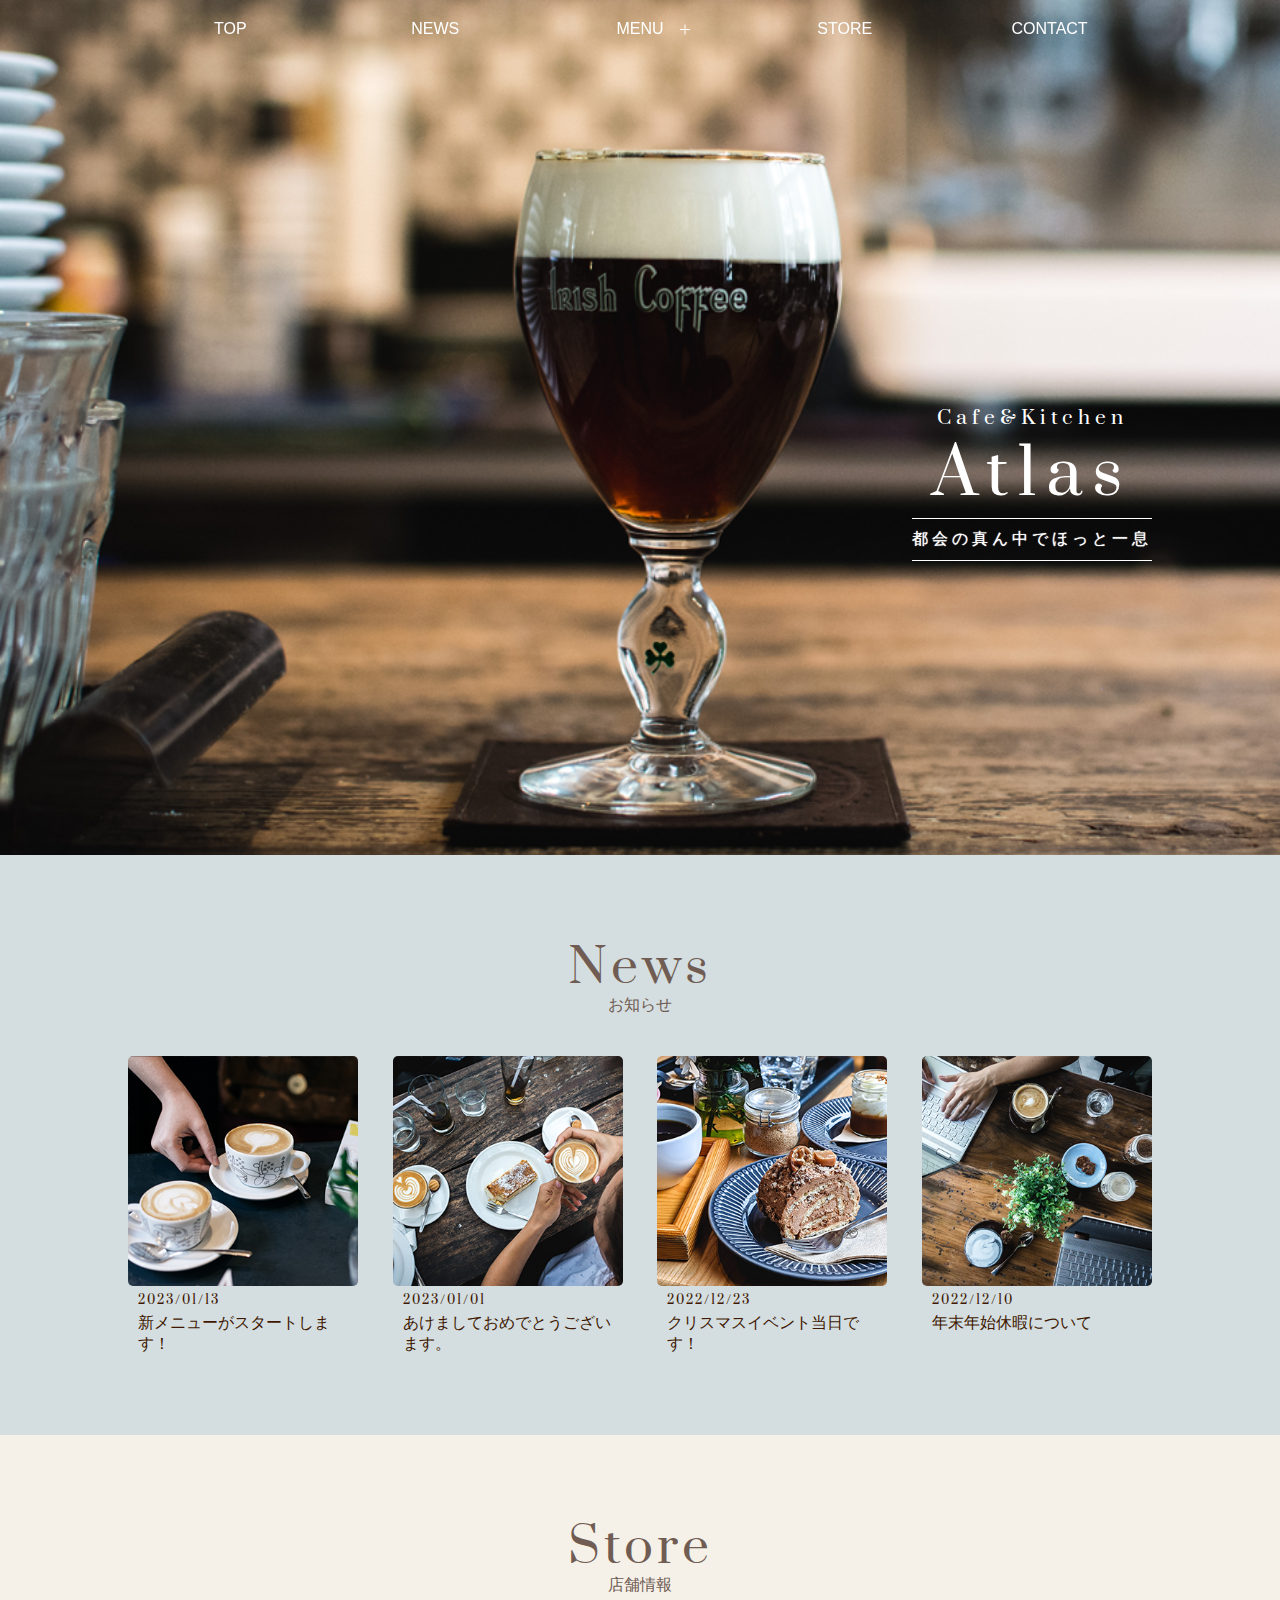
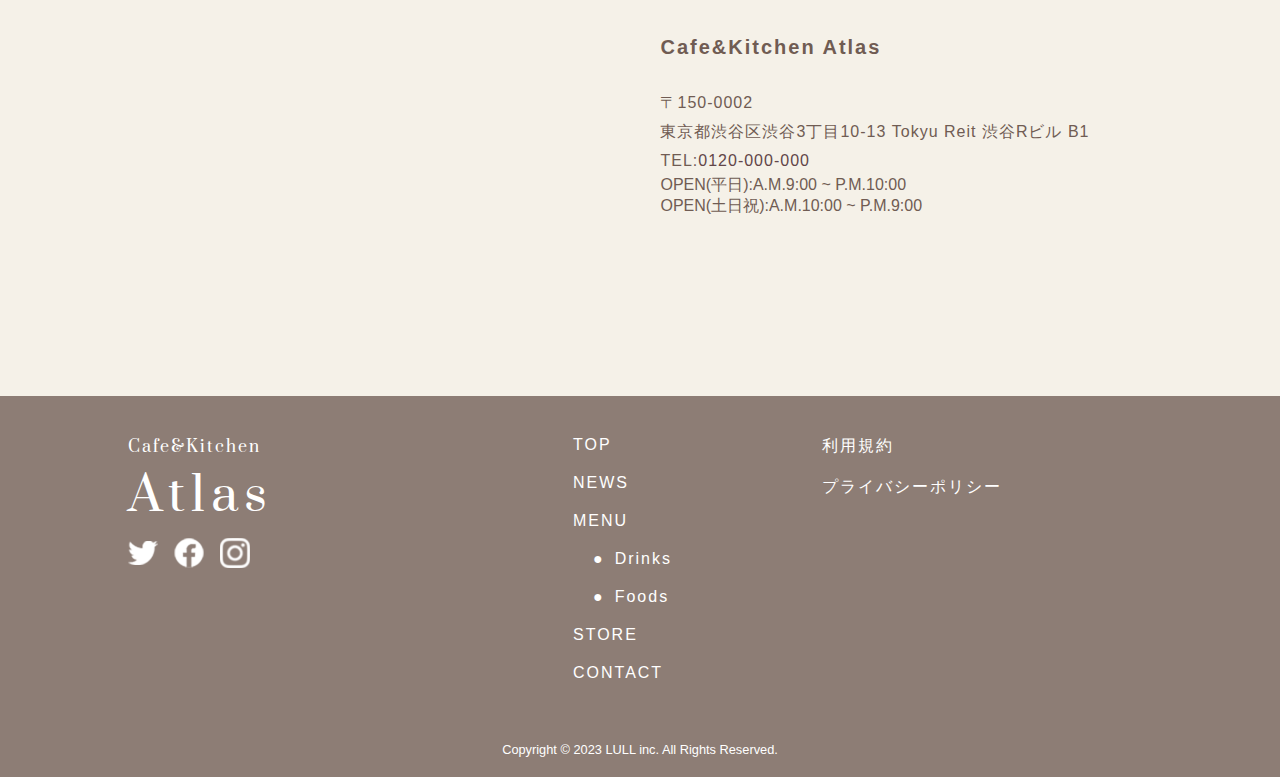
<file: index.html>
<!DOCTYPE html>
<html lang="ja">

<head>
  <meta charset="UTF-8">
  <meta http-equiv="X-UA-Compatible" content="IE=edge">
  <meta name="viewport" content="width=device-width, initial-scale=1.0">
  <title>Cafe&amp;Kitchen Atlas | TOP</title>
  <meta name="description" content="都会の真ん中でほっと一息つけるをコンセプトにしたカフェです。">
  <link rel="icon" href="favicon.ico">
  <link rel="stylesheet" href="css/reset.css">
  <link rel="stylesheet" href="css/style.css">
  <link rel="preconnect" href="https://fonts.googleapis.com">
  <link rel="preconnect" href="https://fonts.gstatic.com" crossorigin>
  <link href="https://fonts.googleapis.com/css2?family=Prata&display=swap" rel="stylesheet">
  <script src="https://code.jquery.com/jquery-3.4.1.min.js"></script>
  <script src="./js/script.js"></script>
</head>

<body>
  <header>
    <nav class="g-navi">
      <div class="container nav-wrapper">
        <ul>
          <li class="nav-item"><a href="#main-visual">TOP</a></li>
          <li class="nav-item"><a href="#news">NEWS</a></li>
          <li class="nav-item">
            <p class="accordion-title">MENU</p>
            <ul class="accordion-content">
              <li class="accordion-lists"><a href="menu-drinks.html">Drinks</a></li>
              <li class="accordion-lists"><a href="menu-foods.html">Foods</a></li>
            </ul>
          </li>
          <li class="nav-item"><a href="#store">STORE</a></li>
          <li class="nav-item"><a href="contact.html">CONTACT</a></li>
        </ul>
      </div>
    </nav>
    <nav class="g-navi-sp">
      <div class="sp-logo">
        <p class="logo-title">Cafe&amp;Kitchen Atlas</p>
      </div>
      <div class="menu-trigger">
        <span></span>
        <span></span>
        <span></span>
      </div>
    </nav>
  </header>
  <section id="main-visual">
    <div class="container mv-wrapper">
      <div class="mv-right">
        <h1><span>Cafe&amp;Kitchen</span>Atlas</h1>
        <p class="text">都会の真ん中でほっと一息</p>
      </div>
    </div>
  </section>
  <section id="news" class="news_bk">
    <div class="container">
      <div class="title">
        <h2>News</h2>
        <span class="ja-title">お知らせ</span>
      </div>
      <div class="news-wrapper">
                <div class="news-box">
                  <a href="./news/news20230113.html">
                    <img class="news-image" src="./image/news/news_20230113.png" alt="material">
                    <div class="news-text">
                      <span class="news-number">2023/01/13</span>
                      <h3 class="news-title">新メニューがスタートします！</h3>
                    </div>
                  </a>
                </div>
        <div class="news-box">
          <a href="./news/news20230101.html">
            <img class="news-image" src="./image/news/news_20230101.png" alt="material">
            <div class="news-text">
              <span class="news-number">2023/01/01</span>
              <h3 class="news-title">あけましておめでとうございます。</h3>
            </div>
          </a>
        </div>
        <div class="news-box">
          <a href="./news/news20221223.html">
            <img class="news-image" src="./image/news/news_20221223.png" alt="material">
            <div class="news-text">
              <span class="news-number">2022/12/23</span>
              <h3 class="news-title">クリスマスイベント当日です！</h3>
            </div>
          </a>
        </div>
        <div class="news-box">
          <a href="./news/news20221210.html">
            <img class="news-image" src="./image/news/news_20221210.png" alt="material">
            <div class="news-text">
              <span class="news-number">2022/12/10</span>
              <h3 class="news-title">年末年始休暇について</h3>
            </div>
          </a>
        </div>
      </div>
    </div>
  </section>
  <section id="store">
    <div class="container">
      <div class="title">
        <h2>Store</h2>
        <p class="ja-title">店舗情報</p>
      </div>
      <div class="store-wrapper">
        <iframe class="map-image"
          src="https://www.google.com/maps/embed?pb=!1m18!1m12!1m3!1d810.4547270149124!2d139.70459112924158!3d35.65683308844091!2m3!1f0!2f0!3f0!3m2!1i1024!2i768!4f13.1!3m3!1m2!1s0x60188bce0a3f6f59%3A0xd44491fbbae52cc0!2zTFVMTCBURUNIIEJFQUNIIOa4i-iwtw!5e0!3m2!1sja!2sjp!4v1675694416924!5m2!1sja!2sjp"
          width="512" height="280" frameborder="0" style="border:0;" allowfullscreen=""></iframe>
        <div class="cafe-text">
          <p class="store-name">Cafe&amp;Kitchen Atlas</p>
          <address>
            <p>〒150-0002<br>
              東京都渋谷区渋谷3丁目10-13 Tokyu Reit 渋谷Rビル B1<br>
              TEL:<a class="store-address" href="tel:0120000000">0120-000-000</a></p>
          </address>
          <p>OPEN(平日):A.M.9:00 ~ P.M.10:00</p>
          <p>OPEN(土日祝):A.M.10:00 ~ P.M.9:00</p>
        </div>
      </div>
    </div>
  </section>
  <footer>
    <div class="container">
      <div class="footer-content">
        <div class="logo-wrapper">
          <a href="#" class="logo"><span class="cafe-kitchen">Cafe&amp;Kitchen</span>Atlas</a>
          <div class="sns-block">
            <a class="mark" href="https://twitter.com/" target="_blank">
              <img class="sns-mark" src="./image/twitter.png" alt="twitter">
            </a>
            <a class="mark" href="https://www.facebook.com/" target="_blank">
              <img class="sns-mark" src="./image/facebook.png" alt="facebook">
            </a>
            <a class="mark" href="https://www.instagram.com/" target="_blank">
              <img class="sns-mark" src="./image/instagram.png" alt="instagram">
            </a>
          </div>
        </div>
        <div class="footer-menu">
          <ul>
            <li class="nav-item"><a href="index.html">TOP</a></li>
            <li class="nav-item"><a href="#news">NEWS</a></li>
            <li class="nav-item">
              <p class="">MENU</p>
              <ul class="footer-menu-contents">
                <li class=""><a href="menu-drinks.html">Drinks</a></li>
                <li class=""><a href="menu-foods.html">Foods</a></li>
              </ul>
            </li>
            <li class="nav-item"><a href="index.html#store">STORE</a></li>
            <li class="nav-item"><a href="contact.html">CONTACT</a></li>
          </ul>
        </div>
        <div class="footer-menu">
          <ul>
            <li><a href="./legal/tos.html">利用規約</a></li>
            <li><a href="./legal/privacy.html">プライバシーポリシー</a></li>
          </ul>
        </div>
      </div>
      <small>
        Copyright &copy; 2023 LULL inc. All Rights Reserved.
      </small>
    </div>
    <p id="page-top"><a href="#">PageTop</a></p>
  </footer>
</body>

</html>
</file>
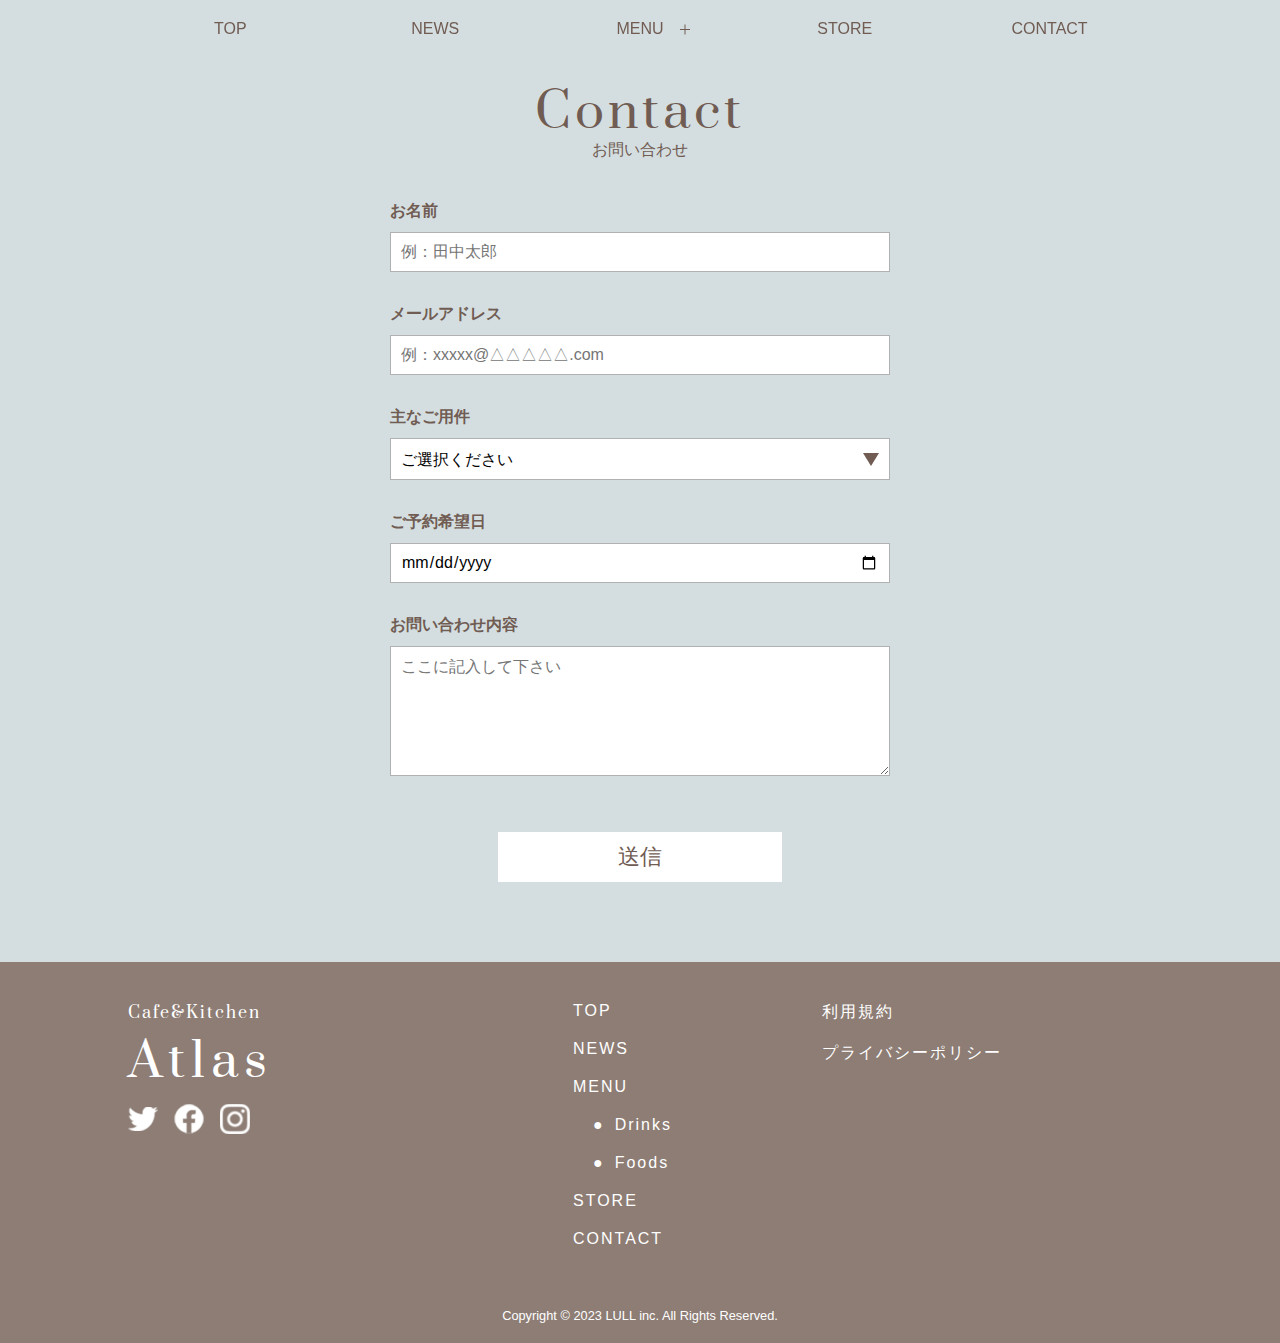
<file: contact.html>
<!DOCTYPE html>
<html lang="ja">

<head>
  <meta charset="UTF-8">
  <meta http-equiv="X-UA-Compatible" content="IE=edge">
  <meta name="viewport" content="width=device-width, initial-scale=1.0">
  <title>Cafe&amp;Kitchen Atlas | CONTACT</title>
  <meta name="description" content="都会の真ん中でほっと一息つけるをコンセプトにしたカフェです。">
  <link rel="icon" href="favicon.ico">
  <link rel="stylesheet" href="css/reset.css">
  <link rel="stylesheet" href="css/style.css">
  <link rel="stylesheet" href="css/contact.css">
  <link rel="preconnect" href="https://fonts.googleapis.com">
  <link rel="preconnect" href="https://fonts.gstatic.com" crossorigin>
  <link href="https://fonts.googleapis.com/css2?family=Prata&display=swap" rel="stylesheet">
  <script src="https://code.jquery.com/jquery-3.4.1.min.js"></script>
  <script src="./js/script.js"></script>
</head>

<body>
  <header class="header-painted">
    <nav class="g-navi">
      <div class="container nav-wrapper">
        <ul>
          <li class="nav-item"><a href="index.html">TOP</a></li>
          <li class="nav-item"><a href="index.html#news">NEWS</a></li>
          <li class="nav-item">
            <p class="accordion-title">MENU</p>
            <ul class="accordion-content">
              <li class="accordion-lists"><a href="menu-drinks.html">Drinks</a></li>
              <li class="accordion-lists"><a href="menu-foods.html">Foods</a></li>
            </ul>
          </li>
          <li class="nav-item"><a href="index.html#store">STORE</a></li>
          <li class="nav-item"><a href="contact.html">CONTACT</a></li>
        </ul>
      </div>
    </nav>
    <nav class="g-navi-sp">
      <div class="sp-logo">
        <p class="logo-title">Cafe Atlas</p>
      </div>
      <div class="menu-trigger">
        <span></span>
        <span></span>
        <span></span>
      </div>
    </nav>
  </header>
  <section id="contact">
    <div class="container">
      <div class="title">
        <h2>Contact</h2>
        <p class="ja-title">お問い合わせ</p>
      </div>
      <form action="index.php" method="post">
        <div class="ct-block">
          <label class="contact-text" for="name">お名前</label>
          <input id="name" class="form-name" type="text" name="yourname" placeholder="例：田中太郎">
        </div>
        <div class="ct-block">
          <label class="contact-text" for="email">メールアドレス</label>
          <input id="email" class="form-mail" type="text" name="mail" placeholder="例：xxxxx@△△△△△.com">
        </div>
        <div class="ct-block">
          <label for="main-request" class="contact-text">主なご用件</label>
          <div class="cp-howto">
            <select id="main-request" name="main-request" required>
              <option value="" hidden>ご選択ください</option>
              <option value="1">お店の予約について</option>
              <option value="2">メニューについて</option>
              <option value="3">店舗について</option>
              <option value="4">社員採用について</option>
            </select>
          </div>
        </div>
        <div class="ct-block">
          <label class="contact-text" for="date">ご予約希望日</label>
          <input id="date" class="form-event-date" type="date" name="date">
        </div>
        <div class="ct-block">
          <label for="request-about" class="contact-text">お問い合わせ内容</label>
          <textarea id="request-about" name="request-about" cols="60" rows="6" placeholder="ここに記入して下さい"></textarea>
        </div>
        <input class="send-button" type="submit" value="送信">
      </form>
    </div>
  </section>
  <footer>
    <div class="container">
      <div class="footer-content">
        <div class="logo-wrapper">
          <a href="./index.html" class="logo"><span class="cafe-kitchen">Cafe&amp;Kitchen</span>Atlas</a>
          <div class="sns-block">
            <a class="mark" href="https://twitter.com/" target="_blank">
              <img class="sns-mark" src="./image/twitter.png" alt="twitter">
            </a>
            <a class="mark" href="https://www.facebook.com/" target="_blank">
              <img class="sns-mark" src="./image/facebook.png" alt="facebook">
            </a>
            <a class="mark" href="https://www.instagram.com/" target="_blank">
              <img class="sns-mark" src="./image/instagram.png" alt="instagram">
            </a>
          </div>
        </div>
        <div class="footer-menu">
          <ul>
            <li class="nav-item"><a href="index.html">TOP</a></li>
            <li class="nav-item"><a href="index.html#news">NEWS</a></li>
            <li class="nav-item">
              <p class="">MENU</p>
              <ul class="footer-menu-contents">
                <li class=""><a href="menu-drinks.html">Drinks</a></li>
                <li class=""><a href="menu-foods.html">Foods</a></li>
              </ul>
            </li>
            <li class="nav-item"><a href="index.html#store">STORE</a></li>
            <li class="nav-item"><a href="contact.html">CONTACT</a></li>
          </ul>
        </div>
        <div class="footer-menu">
          <ul>
            <li><a href="./legal/tos.html">利用規約</a></li>
            <li><a href="./legal/privacy.html">プライバシーポリシー</a></li>
          </ul>
        </div>
      </div>
      <small>
        Copyright &copy; 2023 LULL inc. All Rights Reserved.
      </small>
    </div>
    <p id="page-top"><a href="#">PageTop</a></p>
  </footer>
</body>

</html>
</file>
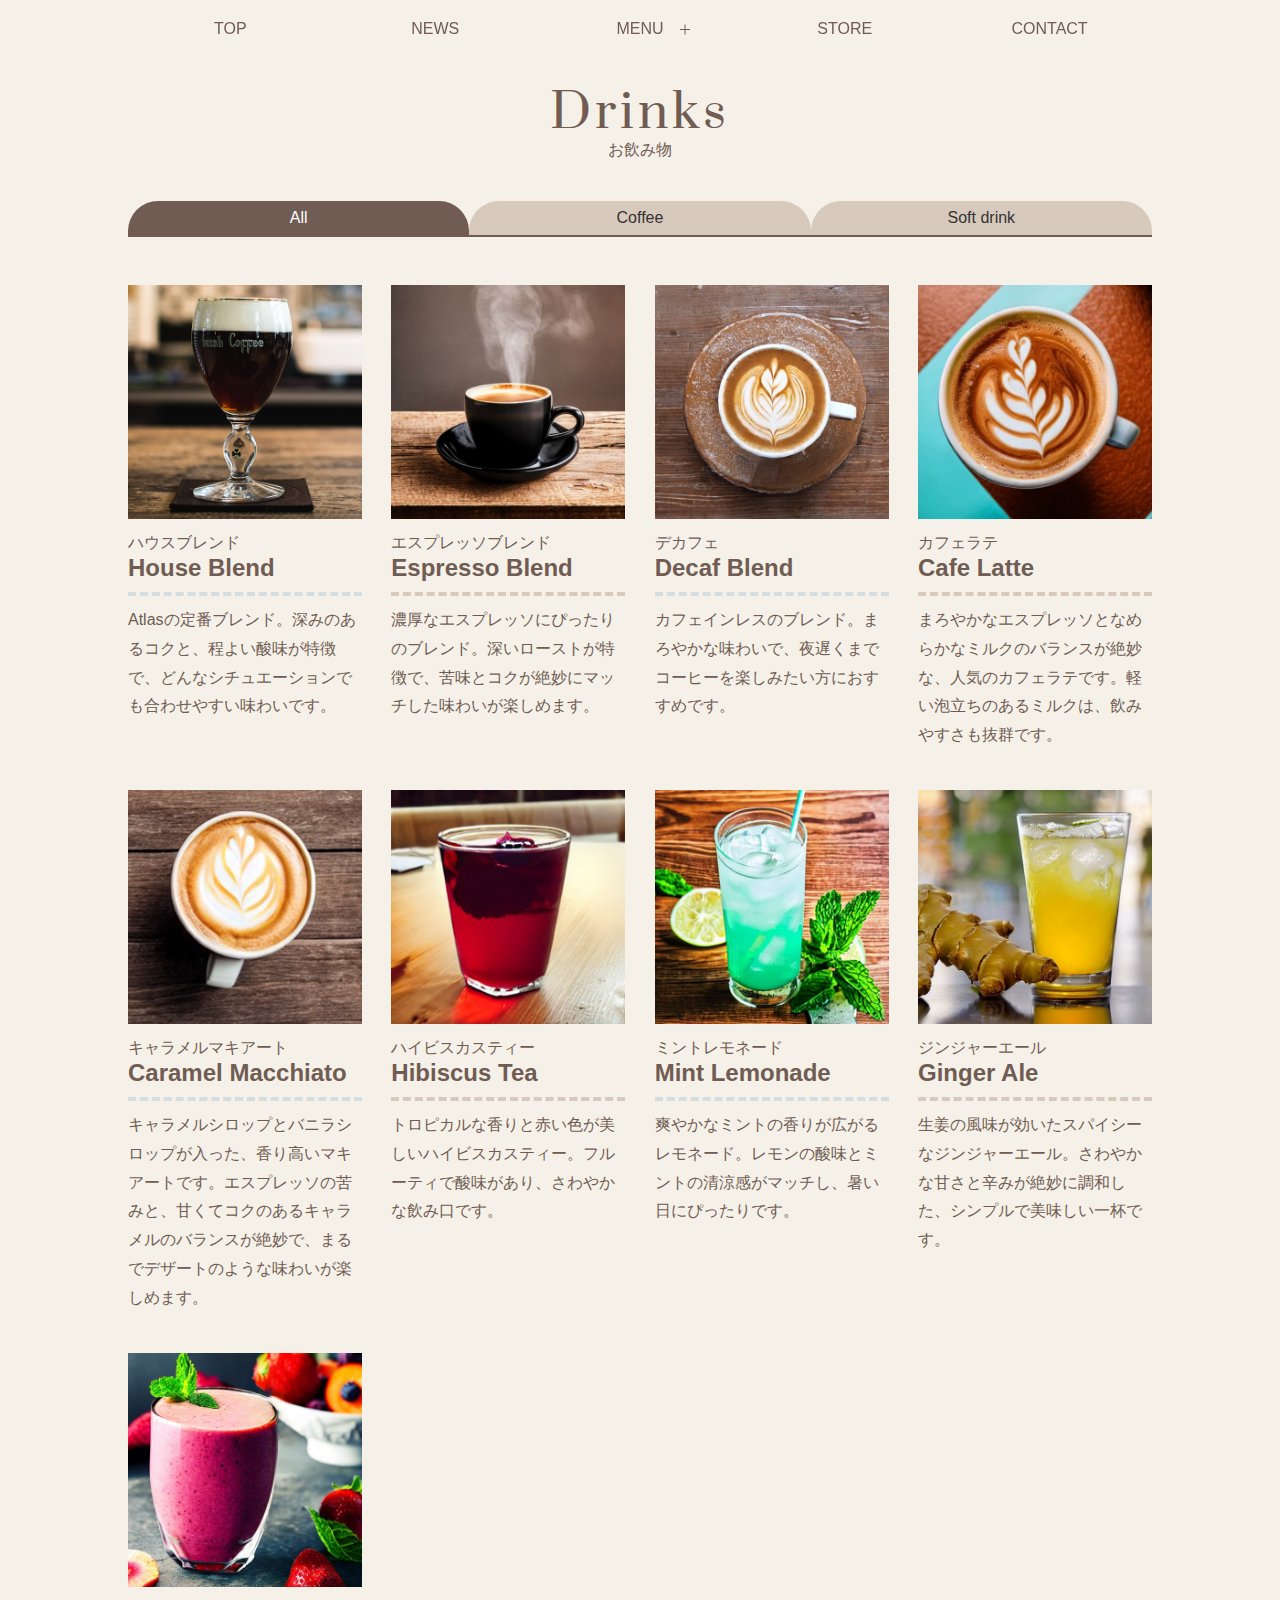
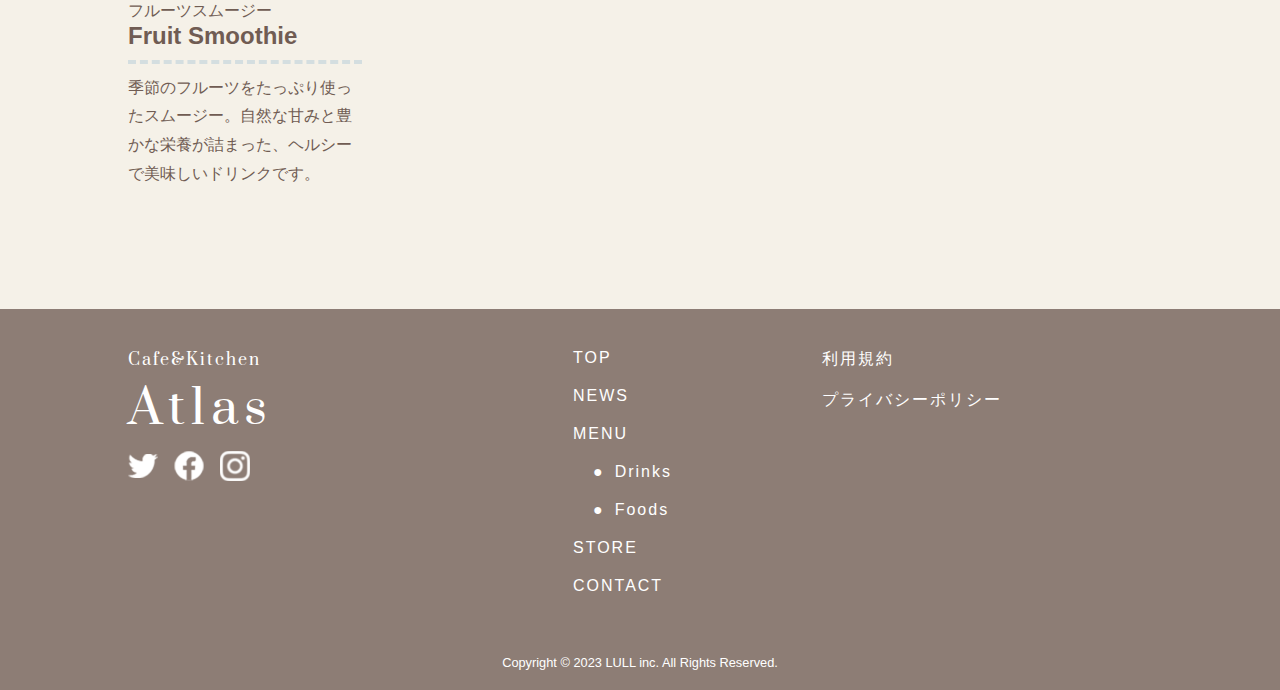
<file: menu-drinks.html>
<!DOCTYPE html>
<html lang="ja">

<head>
  <meta charset="UTF-8">
  <meta http-equiv="X-UA-Compatible" content="IE=edge">
  <meta name="viewport" content="width=device-width, initial-scale=1.0">
  <title>Cafe&amp;Kitchen Atlas | MENU-Drinks</title>
  <meta name="description" content="都会の真ん中でほっと一息つけるをコンセプトにしたカフェです。">
  <link rel="icon" href="favicon.ico">
  <link rel="stylesheet" href="css/reset.css">
  <link rel="stylesheet" href="css/style.css">
  <link rel="stylesheet" href="css/menu.css">
  <link rel="preconnect" href="https://fonts.googleapis.com">
  <link rel="preconnect" href="https://fonts.gstatic.com" crossorigin>
  <link href="https://fonts.googleapis.com/css2?family=Prata&display=swap" rel="stylesheet">
  <script src="https://code.jquery.com/jquery-3.4.1.min.js"></script>
  <script src="./js/script.js"></script>
</head>

<body>
  <header class="header-painted">
    <nav class="g-navi">
      <div class="container nav-wrapper">
        <ul>
          <li class="nav-item"><a href="index.html">TOP</a></li>
          <li class="nav-item"><a href="index.html#news">NEWS</a></li>
          <li class="nav-item">
            <p class="accordion-title">MENU</p>
            <ul class="accordion-content">
              <li class="accordion-lists"><a href="menu-drinks.html">Drinks</a></li>
              <li class="accordion-lists"><a href="menu-foods.html">Foods</a></li>
            </ul>
          </li>
          <li class="nav-item"><a href="index.html#store">STORE</a></li>
          <li class="nav-item"><a href="contact.html">CONTACT</a></li>
        </ul>
      </div>
    </nav>
    <nav class="g-navi-sp">
      <div class="sp-logo">
        <p class="logo-title">Cafe Atlas</p>
      </div>
      <div class="menu-trigger">
        <span></span>
        <span></span>
        <span></span>
      </div>
    </nav>
  </header>
  <section id="menu">
    <div class="container">
      <div class="title">
        <h2>Drinks</h2>
        <p class="ja-title">お飲み物</p>
      </div>
      <div class="menu-items">
        <ul class="filter">
          <li class="menu-tab active" data-filter="all"><a class="all" href="#">All</a></li>
          <li class="menu-tab" data-filter="coffee"><a class="coffee" href="#">Coffee</a></li>
          <li class="menu-tab" data-filter="softdrink"><a class="food" href="#">Soft drink</a></li>
        </ul>
      </div>
      <div class="menu-wrapper">
        <div class="menu-product coffee" data-category="coffee">
          <div class="menu-image">
            <img src="./image/menu/houseblend.png" alt="ブレンド">
          </div>
          <div class="menu-about">
            <div class="menu-name">
              <span class="name-ja">ハウスブレンド</span>
              <span class="name-en">House Blend</span>
            </div>
            <p class="menu-text about-text">Atlasの定番ブレンド。深みのあるコクと、程よい酸味が特徴で、どんなシチュエーションでも合わせやすい味わいです。</p>
          </div>
        </div>
        <div class="menu-product coffee" data-category="coffee">
          <div class="menu-image">
            <img src="./image/menu/espresso.png" alt="エスプレッソブレンド">
          </div>
          <div class="menu-about">
            <div class="menu-name">
              <span class="name-ja">エスプレッソブレンド</span>
              <span class="name-en">Espresso Blend</span>
            </div>
            <p class="menu-text about-text">濃厚なエスプレッソにぴったりのブレンド。深いローストが特徴で、苦味とコクが絶妙にマッチした味わいが楽しめます。</p>
          </div>
        </div>
        <div class="menu-product coffee" data-category="coffee">
          <div class="menu-image">
            <img src="./image/menu/decaf.png" alt="デカフェ">
          </div>
          <div class="menu-about">
            <div class="menu-name">
              <span class="name-ja">デカフェ</span>
              <span class="name-en">Decaf Blend</span>
            </div>
            <p class="menu-text about-text">カフェインレスのブレンド。まろやかな味わいで、夜遅くまでコーヒーを楽しみたい方におすすめです。</p>
          </div>
        </div>
        <div class="menu-product coffee" data-category="coffee">
          <div class="menu-image">
            <img src="./image/menu/latte.png" alt="カフェラテ">
          </div>
          <div class="menu-about">
            <div class="menu-name">
              <span class="name-ja">カフェラテ</span>
              <span class="name-en">Cafe Latte</span>
            </div>
            <p class="menu-text about-text">まろやかなエスプレッソとなめらかなミルクのバランスが絶妙な、人気のカフェラテです。軽い泡立ちのあるミルクは、飲みやすさも抜群です。</p>
          </div>
        </div>
        <div class="menu-product coffee" data-category="coffee">
          <div class="menu-image">
            <img src="./image/menu/caramelmacchiato.png" alt="キャラメルマキアート">
          </div>
          <div class="menu-about">
            <div class="menu-name">
              <span class="name-ja">キャラメルマキアート</span>
              <span class="name-en">Caramel Macchiato</span>
            </div>
            <p class="menu-text about-text">
              キャラメルシロップとバニラシロップが入った、香り高いマキアートです。エスプレッソの苦みと、甘くてコクのあるキャラメルのバランスが絶妙で、まるでデザートのような味わいが楽しめます。</p>
          </div>
        </div>
        <div class="menu-product softdrink" data-category="softdrink">
          <div class="menu-image">
            <img src="./image/menu/hibiscustea.png" alt="ハイビスカスティー">
          </div>
          <div class="menu-about">
            <div class="menu-name">
              <span class="name-ja">ハイビスカスティー</span>
              <span class="name-en"> Hibiscus Tea</span>
            </div>
            <p class="menu-text about-text"> トロピカルな香りと赤い色が美しいハイビスカスティー。フルーティで酸味があり、さわやかな飲み口です。</p>
          </div>
        </div>
        <div class="menu-product softdrink" data-category="softdrink">
          <div class="menu-image">
            <img src="./image/menu/mintlemonade.png" alt="ミントレモネード">
          </div>
          <div class="menu-about">
            <div class="menu-name">
              <span class="name-ja">ミントレモネード</span>
              <span class="name-en">Mint Lemonade</span>
            </div>
            <p class="menu-text about-text">爽やかなミントの香りが広がるレモネード。レモンの酸味とミントの清涼感がマッチし、暑い日にぴったりです。</p>
          </div>
        </div>
        <div class="menu-product softdrink" data-category="softdrink">
          <div class="menu-image">
            <img src="./image/menu/gingerale.png" alt="ジンジャーエール">
          </div>
          <div class="menu-about">
            <div class="menu-name">
              <span class="name-ja">ジンジャーエール</span>
              <span class="name-en">Ginger Ale</span>
            </div>
            <p class="menu-text about-text">生姜の風味が効いたスパイシーなジンジャーエール。さわやかな甘さと辛みが絶妙に調和した、シンプルで美味しい一杯です。</p>
          </div>
        </div>
        <div class="menu-product softdrink" data-category="softdrink">
          <div class="menu-image">
            <img src="./image/menu/smoothie.png" alt="フルーツスムージー">
          </div>
          <div class="menu-about">
            <div class="menu-name">
              <span class="name-ja">フルーツスムージー</span>
              <span class="name-en">Fruit Smoothie</span>
            </div>
            <p class="menu-text about-text">季節のフルーツをたっぷり使ったスムージー。自然な甘みと豊かな栄養が詰まった、ヘルシーで美味しいドリンクです。</p>
          </div>
        </div>
      </div>
    </div>
  </section>
  <footer>
    <div class="container">
      <div class="footer-content">
        <div class="logo-wrapper">
          <a href="./index.html" class="logo"><span class="cafe-kitchen">Cafe&amp;Kitchen</span>Atlas</a>
          <div class="sns-block">
            <a class="mark" href="https://twitter.com/" target="_blank">
              <img class="sns-mark" src="./image/twitter.png" alt="twitter">
            </a>
            <a class="mark" href="https://www.facebook.com/" target="_blank">
              <img class="sns-mark" src="./image/facebook.png" alt="facebook">
            </a>
            <a class="mark" href="https://www.instagram.com/" target="_blank">
              <img class="sns-mark" src="./image/instagram.png" alt="instagram">
            </a>
          </div>
        </div>
        <div class="footer-menu">
          <ul>
            <li class="nav-item"><a href="index.html">TOP</a></li>
            <li class="nav-item"><a href="index.html#news">NEWS</a></li>
            <li class="nav-item">
              <p class="">MENU</p>
              <ul class="footer-menu-contents">
                <li class=""><a href="menu-drinks.html">Drinks</a></li>
                <li class=""><a href="menu-foods.html">Foods</a></li>
              </ul>
            </li>
            <li class="nav-item"><a href="index.html#store">STORE</a></li>
            <li class="nav-item"><a href="contact.html">CONTACT</a></li>
          </ul>
        </div>
        <div class="footer-menu">
          <ul>
            <li><a href="./legal/tos.html">利用規約</a></li>
            <li><a href="./legal/privacy.html">プライバシーポリシー</a></li>
          </ul>
        </div>
      </div>
      <small>
        Copyright © 2023 LULL inc. All Rights Reserved.
      </small>
    </div>
    <p id="page-top"><a href="#">Page Top</a></p>
  </footer>
</body>

</html>
</file>
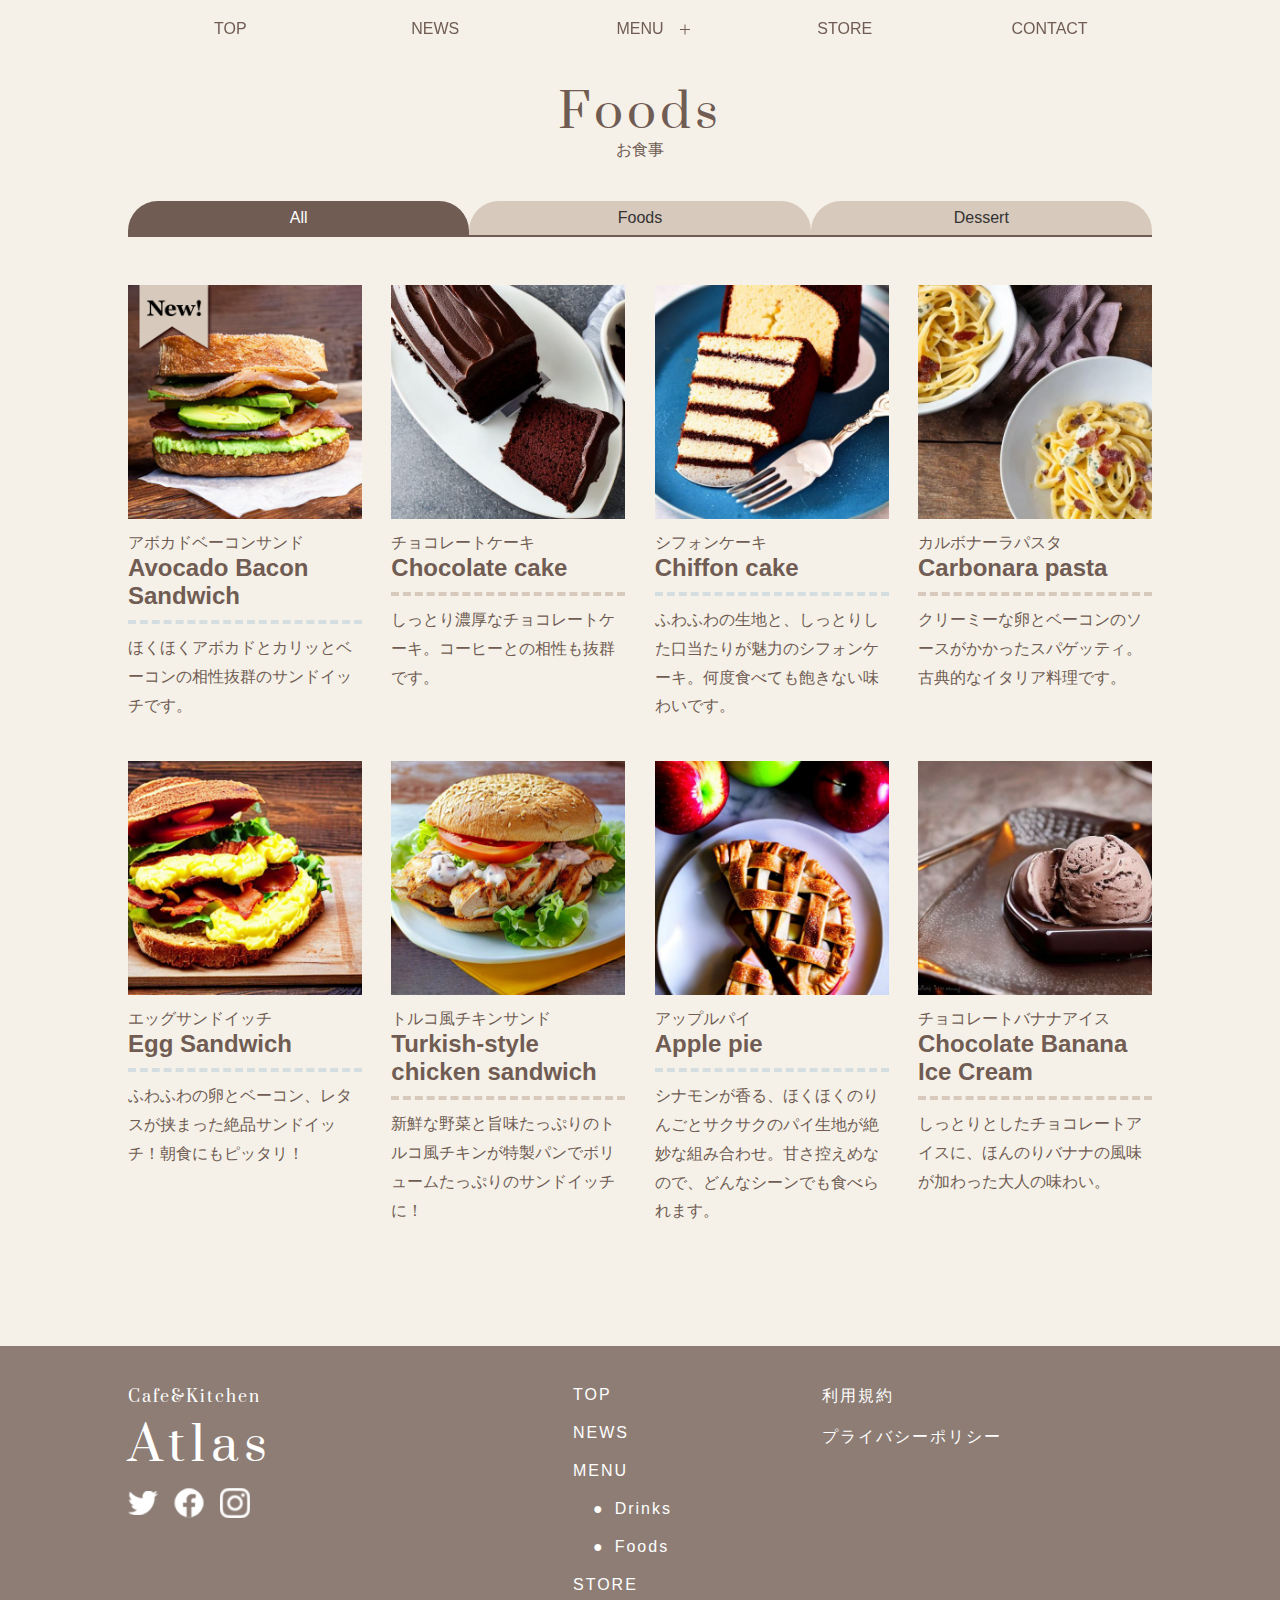
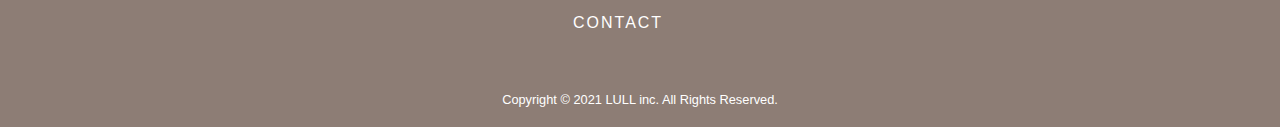
<file: menu-foods.html>
<!DOCTYPE html>
<html lang="ja">

<head>
  <meta charset="UTF-8">
  <meta http-equiv="X-UA-Compatible" content="IE=edge">
  <meta name="viewport" content="width=device-width, initial-scale=1.0">
  <title>Cafe&amp;Kitchen Atlas | MENU-Foods</title>
  <meta name="description" content="都会の真ん中でほっと一息つけるをコンセプトにしたカフェです。">
  <link rel="icon" href="favicon.ico">
  <link rel="stylesheet" href="css/reset.css">
  <link rel="stylesheet" href="css/style.css">
  <link rel="stylesheet" href="css/menu.css">
  <link rel="preconnect" href="https://fonts.googleapis.com">
  <link rel="preconnect" href="https://fonts.gstatic.com" crossorigin>
  <link href="https://fonts.googleapis.com/css2?family=Prata&display=swap" rel="stylesheet">
  <script src="https://code.jquery.com/jquery-3.4.1.min.js"></script>
  <script src="./js/script.js"></script>
</head>

<body>
  <header class="header-painted">
    <nav class="g-navi">
      <div class="container nav-wrapper">
        <ul>
          <li class="nav-item"><a href="index.html">TOP</a></li>
          <li class="nav-item"><a href="index.html#news">NEWS</a></li>
          <li class="nav-item">
            <p class="accordion-title">MENU</p>
            <ul class="accordion-content">
              <li class="accordion-lists"><a href="menu-drinks.html">Drinks</a></li>
              <li class="accordion-lists"><a href="menu-foods.html">Foods</a></li>
            </ul>
          </li>
          <li class="nav-item"><a href="index.html#store">STORE</a></li>
          <li class="nav-item"><a href="contact.html">CONTACT</a></li>
        </ul>
      </div>
    </nav>
    <nav class="g-navi-sp">
      <div class="sp-logo">
        <p class="logo-title">Cafe Atlas</p>
      </div>
      <div class="menu-trigger">
        <span></span>
        <span></span>
        <span></span>
      </div>
    </nav>
  </header>
  <section id="menu">
    <div class="container">
      <div class="title">
        <h2>Foods</h2>
        <p class="ja-title">お食事</p>
      </div>
      <div class="menu-items">
        <ul class="filter">
          <li class="menu-tab active" data-filter="all"><a class="all" href="#">All</a></li>
          <li class="menu-tab" data-filter="foods"><a class="foods" href="#">Foods</a></li>
          <li class="menu-tab" data-filter="dessert"><a class="dessert" href="#">Dessert</a></li>
        </ul>
      </div>
      <div class="menu-wrapper">
          <div class="menu-product foods" data-category="foods">
          <div class="menu-image">
            <img src="./image/menu/AvocadoBacon_new.png" alt="アボカドベーコンサンド">
          </div>
          <div class="menu-about">
            <div class="menu-name">
              <span class="name-ja">アボカドベーコンサンド</span>
          <span class="name-en">Avocado Bacon Sandwich</span>
            </div>
            <p class="menu-text about-text">ほくほくアボカドとカリッとベーコンの相性抜群のサンドイッチです。</p>
          </div>
        </div>
        <div class="menu-product gifts" data-category="dessert">
          <div class="menu-image">
            <img src="./image/menu/Chocolatecake.png" alt="チョコレートケーキ">
          </div>
          <div class="menu-about">
            <div class="menu-name">
              <span class="name-ja">チョコレートケーキ</span>
              <span class="name-en">Chocolate cake</span>
            </div>
            <p class="menu-text about-text">しっとり濃厚なチョコレートケーキ。コーヒーとの相性も抜群です。</p>
          </div>
        </div>
        <div class="menu-product party" data-category="dessert">
          <div class="menu-image">
            <img src="./image/menu/Chiffon.png" alt="シフォンケーキ">
          </div>
          <div class="menu-about">
            <div class="menu-name">
              <span class="name-ja">シフォンケーキ</span>
              <span class="name-en">Chiffon cake</span>
            </div>
            <p class="menu-text about-text">ふわふわの生地と、しっとりした口当たりが魅力のシフォンケーキ。何度食べても飽きない味わいです。</p>
          </div>
        </div>
        <div class="menu-product foods" data-category="foods">
          <div class="menu-image">
            <img src="./image/menu/Carbonara.png" alt="カルボナーラパスタ">
          </div>
          <div class="menu-about">
            <div class="menu-name">
              <span class="name-ja">カルボナーラパスタ</span>
              <span class="name-en">Carbonara pasta</span>
            </div>
            <p class="menu-text about-text">クリーミーな卵とベーコンのソースがかかったスパゲッティ。古典的なイタリア料理です。</p>
          </div>
        </div>
        <div class="menu-product foods" data-category="foods">
          <div class="menu-image">
            <img src="./image/menu/Egg.png" alt="エッグサンドイッチ">
          </div>
          <div class="menu-about">
            <div class="menu-name">
              <span class="name-ja">エッグサンドイッチ</span>
              <span class="name-en">Egg Sandwich</span>
            </div>
            <p class="menu-text about-text">ふわふわの卵とベーコン、レタスが挟まった絶品サンドイッチ！朝食にもピッタリ！</p>
          </div>
        </div>
        <div class="menu-product foods" data-category="foods">
          <div class="menu-image">
            <img src="./image/menu/Turkish-style.png" alt="トルコ風チキンサンド">
          </div>
          <div class="menu-about">
            <div class="menu-name">
              <span class="name-ja">トルコ風チキンサンド</span>
              <span class="name-en">Turkish-style chicken sandwich</span>
            </div>
            <p class="menu-text about-text">新鮮な野菜と旨味たっぷりのトルコ風チキンが特製パンでボリュームたっぷりのサンドイッチに！</p>
          </div>
        </div>
        <div class="menu-product gifts" data-category="dessert">
          <div class="menu-image">
            <img src="./image/menu/Applepie.png" alt="アップルパイ">
          </div>
          <div class="menu-about">
            <div class="menu-name">
              <span class="name-ja">アップルパイ</span>
              <span class="name-en">Apple pie</span>
            </div>
            <p class="menu-text about-text">シナモンが香る、ほくほくのりんごとサクサクのパイ生地が絶妙な組み合わせ。甘さ控えめなので、どんなシーンでも食べられます。</p>
          </div>
        </div>
        <div class="menu-product gifts" data-category="dessert">
          <div class="menu-image">
            <img src="./image/menu/ChocolateBananaIce.png" alt="チョコレートバナナアイス">
          </div>
          <div class="menu-about">
            <div class="menu-name">
              <span class="name-ja">チョコレートバナナアイス</span>
              <span class="name-en">Chocolate Banana Ice Cream</span>
            </div>
            <p class="menu-text about-text">しっとりとしたチョコレートアイスに、ほんのりバナナの風味が加わった大人の味わい。</p>
          </div>
        </div>
      </div>
    </div>
  </section>
  <footer>
    <div class="container">
      <div class="footer-content">
        <div class="logo-wrapper">
          <a href="./index.html" class="logo"><span class="cafe-kitchen">Cafe&amp;Kitchen</span>Atlas</a>
          <div class="sns-block">
            <a class="mark" href="https://twitter.com/" target="_blank">
              <img class="sns-mark" src="./image/twitter.png" alt="twitter">
            </a>
            <a class="mark" href="https://www.facebook.com/" target="_blank">
              <img class="sns-mark" src="./image/facebook.png" alt="facebook">
            </a>
            <a class="mark" href="https://www.instagram.com/" target="_blank">
              <img class="sns-mark" src="./image/instagram.png" alt="instagram">
            </a>
          </div>
        </div>
        <div class="footer-menu">
          <ul>
            <li class="nav-item"><a href="index.html">TOP</a></li>
            <li class="nav-item"><a href="index.html#news">NEWS</a></li>
            <li class="nav-item">
              <p class="">MENU</p>
              <ul class="footer-menu-contents">
                <li class=""><a href="menu-drinks.html">Drinks</a></li>
                <li class=""><a href="menu-foods.html">Foods</a></li>
              </ul>
            </li>
            <li class="nav-item"><a href="index.html#store">STORE</a></li>
            <li class="nav-item"><a href="contact.html">CONTACT</a></li>
          </ul>
        </div>
        <div class="footer-menu">
          <ul>
            <li><a href="./legal/tos.html">利用規約</a></li>
            <li><a href="./legal/privacy.html">プライバシーポリシー</a></li>
          </ul>
        </div>
      </div>
      <small>
        Copyright © 2021 LULL inc. All Rights Reserved.
      </small>
    </div>
  </footer>
</body>

</html>
</file>
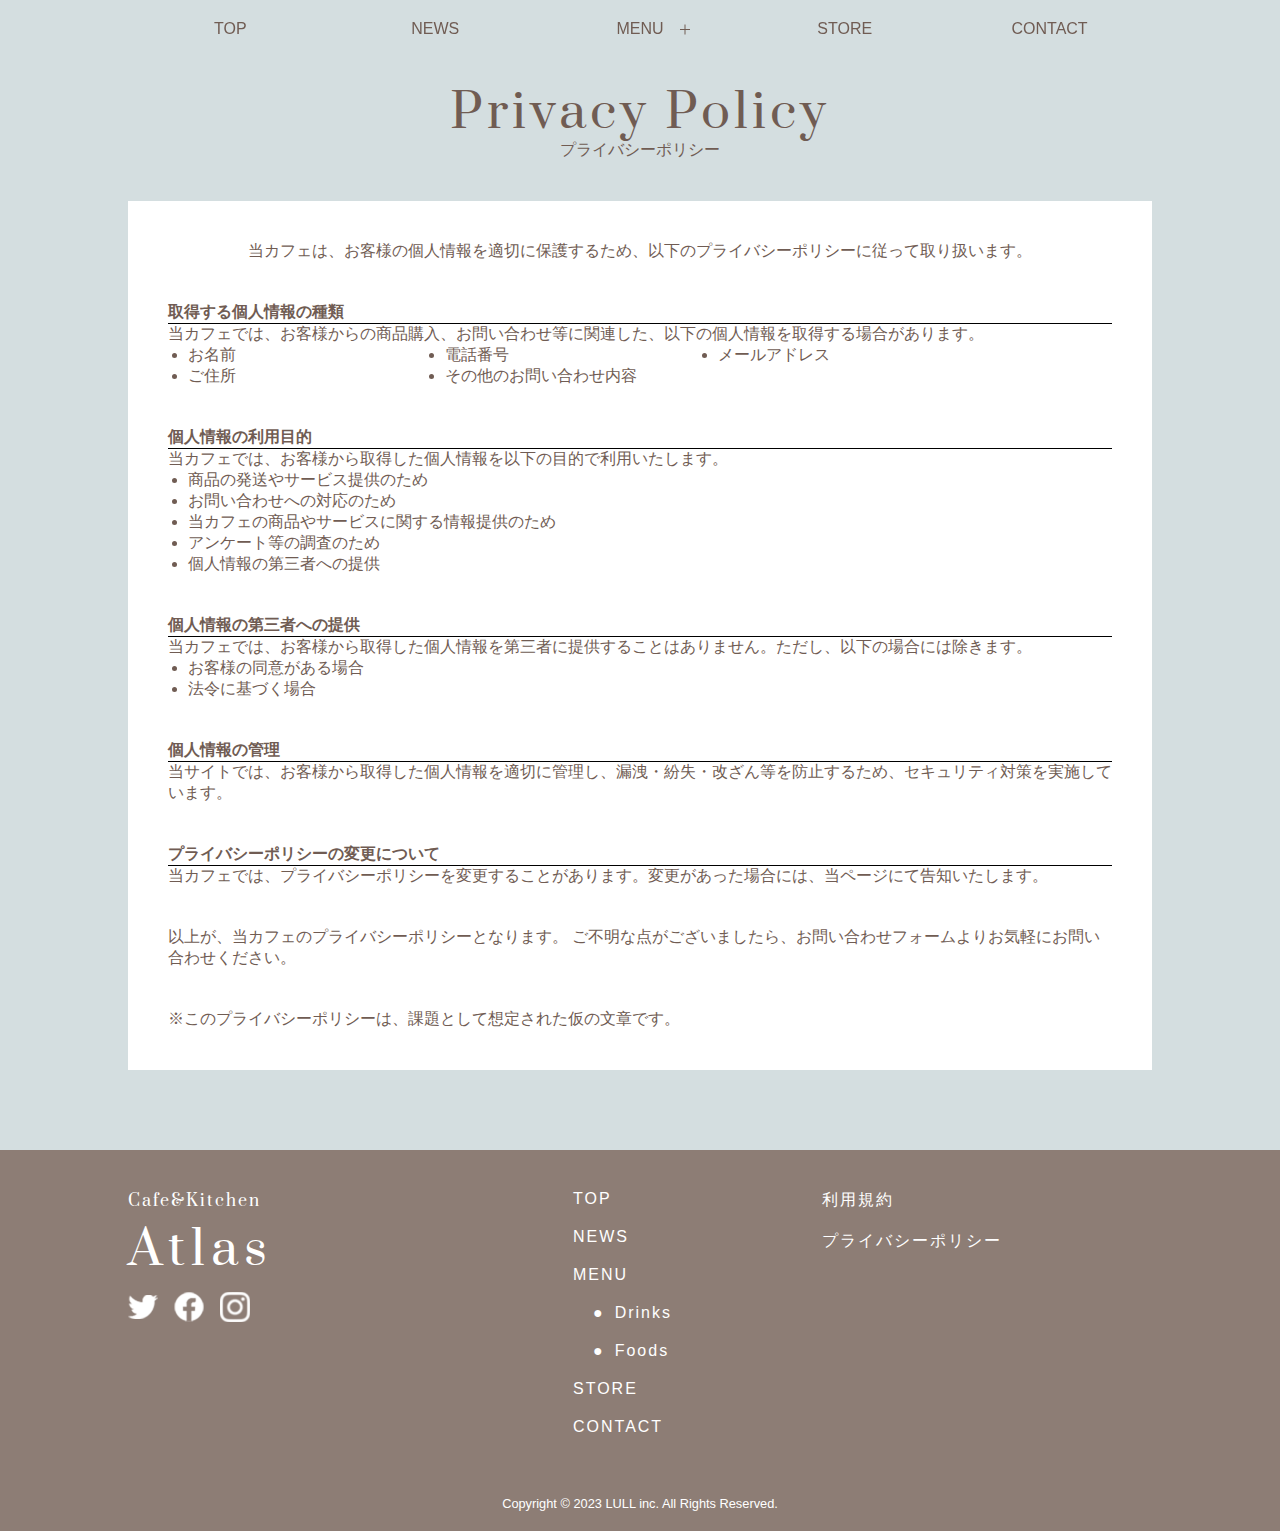
<file: legal/privacy.html>
<!DOCTYPE html>
<html lang="ja">

<head>
  <meta charset="UTF-8">
  <meta http-equiv="X-UA-Compatible" content="IE=edge">
  <meta name="viewport" content="width=device-width, initial-scale=1.0">
  <title>Cafe&amp;Kitchen Atlas | Terms of Use</title>
  <meta name="description" content="都会の真ん中でほっと一息つけるをコンセプトにしたカフェです。">
  <link rel="icon" href="favicon.ico">
  <link rel="stylesheet" href="../css/reset.css">
  <link rel="stylesheet" href="../css/style.css">
  <link rel="stylesheet" href="../css/tos-privacy.css">
  <link rel="preconnect" href="https://fonts.googleapis.com">
  <link rel="preconnect" href="https://fonts.gstatic.com" crossorigin>
  <link href="https://fonts.googleapis.com/css2?family=Prata&display=swap" rel="stylesheet">
  <script src="https://code.jquery.com/jquery-3.4.1.min.js"></script>
  <script src="../js/script.js"></script>
  </head>

  <body>
    <header class="header-painted">
      <nav class="g-navi">
        <div class="container nav-wrapper">
          <ul>
            <li class="nav-item"><a href="../index.html#main-visual">TOP</a></li>
            <li class="nav-item"><a href="../index.html#news">NEWS</a></li>
            <li class="nav-item">
              <p class="accordion-title">MENU</p>
              <ul class="accordion-content">
                <li class="accordion-lists"><a href="../menu-drinks.html">Drinks</a></li>
                <li class="accordion-lists"><a href="../menu-foods.html">Foods</a></li>
              </ul>
            </li>
            <li class="nav-item"><a href="../index.html#store">STORE</a></li>
            <li class="nav-item"><a href="../contact.html">CONTACT</a></li>
          </ul>
        </div>
      </nav>
      <nav class="g-navi-sp">
        <div class="sp-logo">
          <p class="logo-title">Cafe&amp;Kitchen Atlas</p>
        </div>
        <div class="menu-trigger">
          <span></span>
          <span></span>
          <span></span>
        </div>
      </nav>
    </header>
  <section id="privacy">
    <div class="container">
      <div class="title">
        <h2>Privacy Policy</h2>
        <p class="ja-title">プライバシーポリシー</p>
      </div>
      <div class="privacy-content">
        <div class="privacy-content-top">当カフェは、お客様の個人情報を適切に保護するため、以下のプライバシーポリシーに従って取り扱います。</div>

        <h4>取得する個人情報の種類</h4>
        <div>当カフェでは、お客様からの商品購入、お問い合わせ等に関連した、以下の個人情報を取得する場合があります。</div>
          <ul class="privacy-list-category">
          <li>お名前</li>
          <li>電話番号</li>
          <li>メールアドレス</li>
          <li>ご住所</li>
          <li>その他のお問い合わせ内容</li>
        </ul>

        <h4>個人情報の利用目的</h4>
        当カフェでは、お客様から取得した個人情報を以下の目的で利用いたします。
        <ul class="privacy-list">
          <li>商品の発送やサービス提供のため</li>
          <li>お問い合わせへの対応のため</li>
          <li>当カフェの商品やサービスに関する情報提供のため</li>
          <li>アンケート等の調査のため</li>
          <li>個人情報の第三者への提供</li>
        </ul>

        <h4>個人情報の第三者への提供</h4>
        当カフェでは、お客様から取得した個人情報を第三者に提供することはありません。ただし、以下の場合には除きます。
        <ul class="privacy-list">
          <li>お客様の同意がある場合</li>
          <li>法令に基づく場合</li>
        </ul>

        <h4>個人情報の管理</h4>
        <p>当サイトでは、お客様から取得した個人情報を適切に管理し、漏洩・紛失・改ざん等を防止するため、セキュリティ対策を実施しています。</p>

        <h4>プライバシーポリシーの変更について</h4>
        <p>当カフェでは、プライバシーポリシーを変更することがあります。変更があった場合には、当ページにて告知いたします。</p>

        <p>以上が、当カフェのプライバシーポリシーとなります。
        ご不明な点がございましたら、お問い合わせフォームよりお気軽にお問い合わせください。</p>

        ※このプライバシーポリシーは、課題として想定された仮の文章です。
      </div>
    </div>
  </section>
  <footer>
    <div class="container">
      <div class="footer-content">
        <div class="logo-wrapper">
          <a href="../index.html" class="logo"><span class="cafe-kitchen">Cafe&amp;Kitchen</span>Atlas</a>
          <div class="sns-block">
            <a class="mark" href="https://twitter.com/" target="_blank">
              <img class="sns-mark" src="../image/twitter.png" alt="twitter">
            </a>
            <a class="mark" href="https://www.facebook.com/" target="_blank">
              <img class="sns-mark" src="../image/facebook.png" alt="facebook">
            </a>
            <a class="mark" href="https://www.instagram.com/" target="_blank">
              <img class="sns-mark" src="../image/instagram.png" alt="instagram">
            </a>
          </div>
        </div>
        <div class="footer-menu">
          <ul>
            <li class="nav-item"><a href="../index.html">TOP</a></li>
            <li class="nav-item"><a href="../index.html#news">NEWS</a></li>
            <li class="nav-item">
              <p class="">MENU</p>
              <ul class="footer-menu-contents">
                <li class=""><a href="../menu-drinks.html">Drinks</a></li>
                <li class=""><a href="../menu-foods.html">Foods</a></li>
              </ul>
            </li>
            <li class="nav-item"><a href="../index.html#store">STORE</a></li>
            <li class="nav-item"><a href="../contact.html">CONTACT</a></li>
          </ul>
        </div>
        <div class="footer-menu">
          <ul>
            <li><a href="../legal/tos.html">利用規約</a></li>
            <li><a href="../legal/privacy.html">プライバシーポリシー</a></li>
          </ul>
        </div>
      </div>
      <small>
        Copyright &copy; 2023 LULL inc. All Rights Reserved.
      </small>
    </div>
    <p id="page-top"><a href="#">PageTop</a></p>
  </footer>
</body>

</html>
</file>
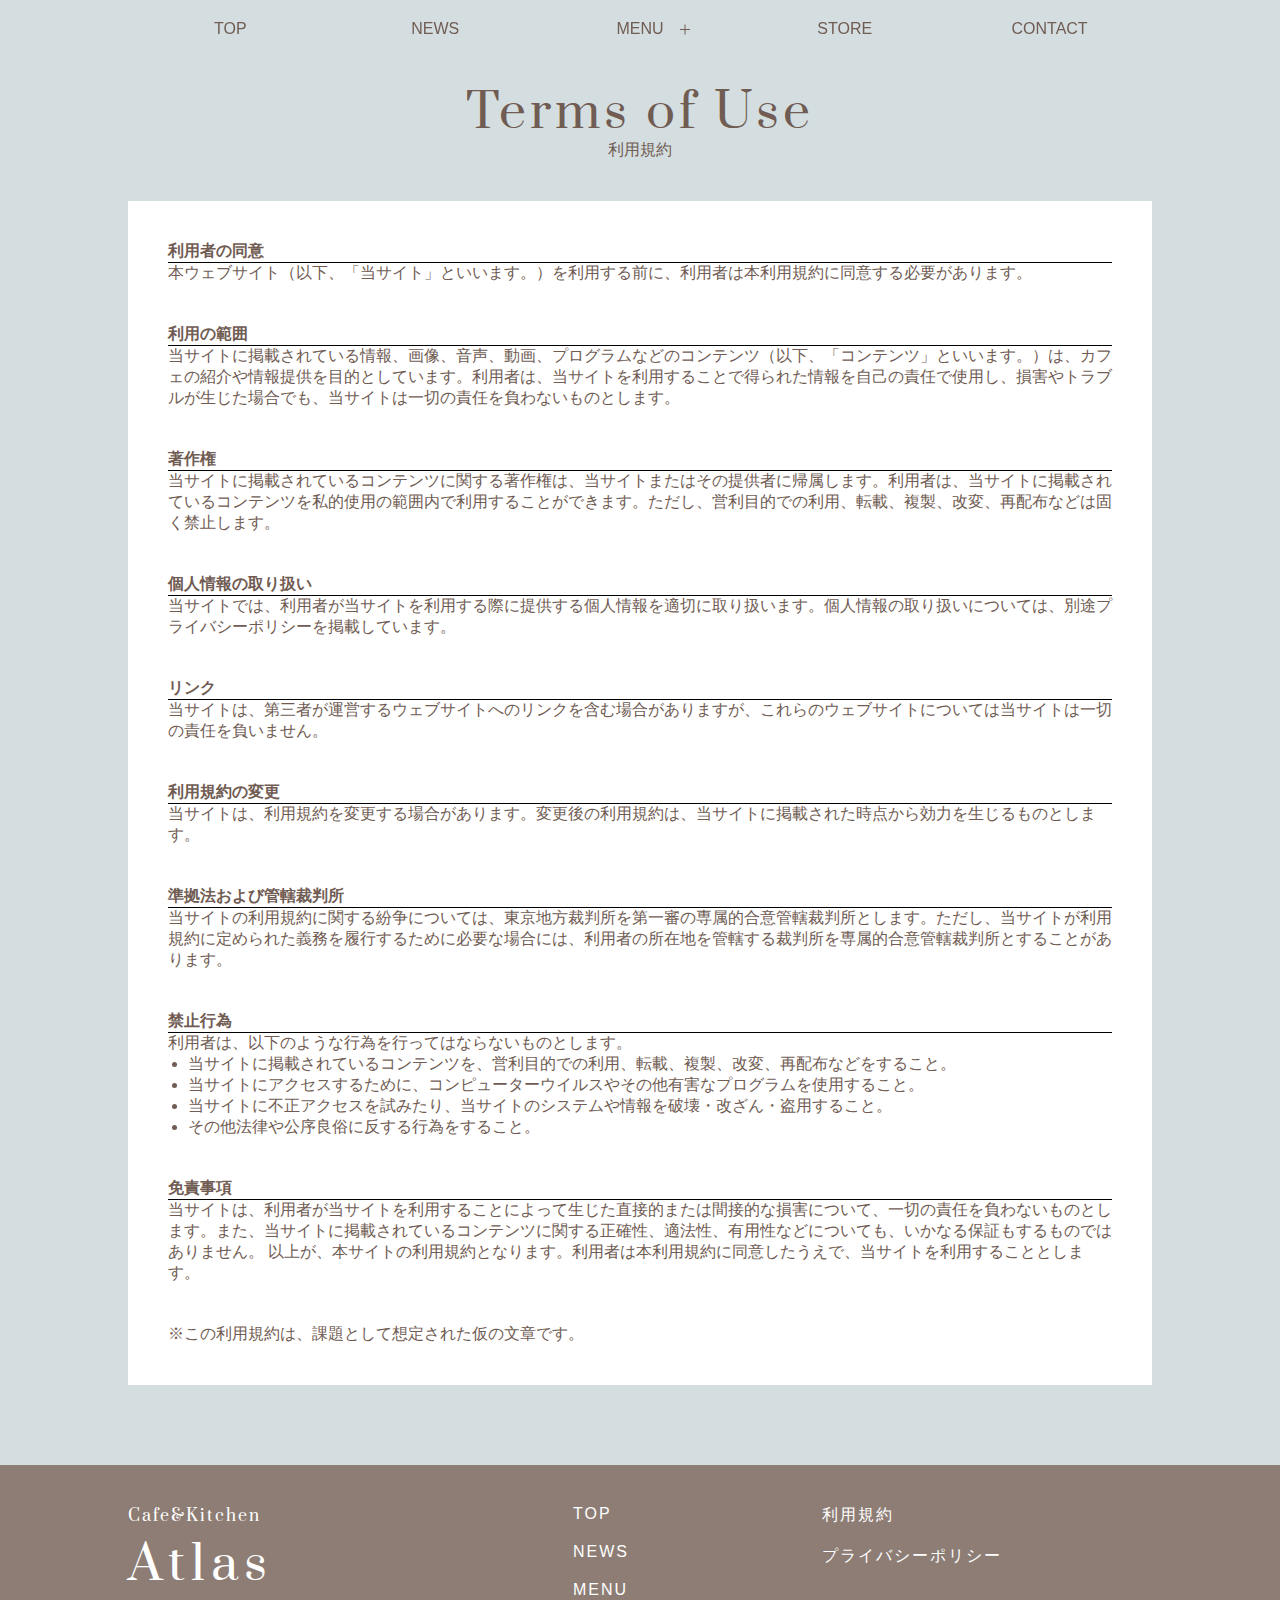
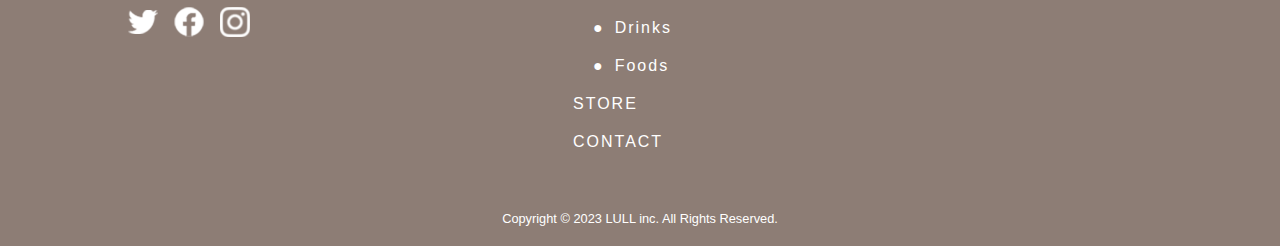
<file: legal/tos.html>
<!DOCTYPE html>
<html lang="ja">

<head>
  <meta charset="UTF-8">
  <meta http-equiv="X-UA-Compatible" content="IE=edge">
  <meta name="viewport" content="width=device-width, initial-scale=1.0">
  <title>Cafe&amp;Kitchen Atlas | Terms of Use</title>
  <meta name="description" content="都会の真ん中でほっと一息つけるをコンセプトにしたカフェです。">
  <link rel="icon" href="favicon.ico">
  <link rel="stylesheet" href="../css/reset.css">
  <link rel="stylesheet" href="../css/style.css">
  <link rel="stylesheet" href="../css/tos-privacy.css">
  <link rel="preconnect" href="https://fonts.googleapis.com">
  <link rel="preconnect" href="https://fonts.gstatic.com" crossorigin>
  <link href="https://fonts.googleapis.com/css2?family=Prata&display=swap" rel="stylesheet">
  <script src="https://code.jquery.com/jquery-3.4.1.min.js"></script>
  <script src="../js/script.js"></script>
  </head>

  <body>
    <header class="header-painted">
      <nav class="g-navi">
        <div class="container nav-wrapper">
          <ul>
            <li class="nav-item"><a href="../index.html#main-visual">TOP</a></li>
            <li class="nav-item"><a href="../index.html#news">NEWS</a></li>
            <li class="nav-item">
              <p class="accordion-title">MENU</p>
              <ul class="accordion-content">
                <li class="accordion-lists"><a href="../menu-drinks.html">Drinks</a></li>
                <li class="accordion-lists"><a href="../menu-foods.html">Foods</a></li>
              </ul>
            </li>
            <li class="nav-item"><a href="../index.html#store">STORE</a></li>
            <li class="nav-item"><a href="../contact.html">CONTACT</a></li>
          </ul>
        </div>
      </nav>
      <nav class="g-navi-sp">
        <div class="sp-logo">
          <p class="logo-title">Cafe&amp;Kitchen Atlas</p>
        </div>
        <div class="menu-trigger">
          <span></span>
          <span></span>
          <span></span>
        </div>
      </nav>
    </header>
  <section id="tos">
    <div class="container">
      <div class="title">
        <h2>Terms of Use</h2>
        <p class="ja-title">利用規約</p>
      </div>
      <div class="tos-content">
      <h4>利用者の同意</h4>
      <p>本ウェブサイト（以下、「当サイト」といいます。）を利用する前に、利用者は本利用規約に同意する必要があります。</p>

      <h4>利用の範囲</h4>
      <p>当サイトに掲載されている情報、画像、音声、動画、プログラムなどのコンテンツ（以下、「コンテンツ」といいます。）は、カフェの紹介や情報提供を目的としています。利用者は、当サイトを利用することで得られた情報を自己の責任で使用し、損害やトラブルが生じた場合でも、当サイトは一切の責任を負わないものとします。</p>

      <h4>著作権</h4>
      <p>当サイトに掲載されているコンテンツに関する著作権は、当サイトまたはその提供者に帰属します。利用者は、当サイトに掲載されているコンテンツを私的使用の範囲内で利用することができます。ただし、営利目的での利用、転載、複製、改変、再配布などは固く禁止します。</p>

      <h4>個人情報の取り扱い</h4>
      <p>当サイトでは、利用者が当サイトを利用する際に提供する個人情報を適切に取り扱います。個人情報の取り扱いについては、別途プライバシーポリシーを掲載しています。</p>

      <h4>リンク</h4>
      <p>当サイトは、第三者が運営するウェブサイトへのリンクを含む場合がありますが、これらのウェブサイトについては当サイトは一切の責任を負いません。</p>

      <h4>利用規約の変更</h4>
      <p>当サイトは、利用規約を変更する場合があります。変更後の利用規約は、当サイトに掲載された時点から効力を生じるものとします。</p>

      <h4>準拠法および管轄裁判所</h4>
      <p>当サイトの利用規約に関する紛争については、東京地方裁判所を第一審の専属的合意管轄裁判所とします。ただし、当サイトが利用規約に定められた義務を履行するために必要な場合には、利用者の所在地を管轄する裁判所を専属的合意管轄裁判所とすることがあります。</p>

      <h4>禁止行為</h4>
    利用者は、以下のような行為を行ってはならないものとします。
<ul class="tos-list">
      <li>当サイトに掲載されているコンテンツを、営利目的での利用、転載、複製、改変、再配布などをすること。</li>
      <li>当サイトにアクセスするために、コンピューターウイルスやその他有害なプログラムを使用すること。</li>
      <li>当サイトに不正アクセスを試みたり、当サイトのシステムや情報を破壊・改ざん・盗用すること。</li>
      <li>その他法律や公序良俗に反する行為をすること。</li>
</ul>
      <h4>免責事項</h4>
      <p>当サイトは、利用者が当サイトを利用することによって生じた直接的または間接的な損害について、一切の責任を負わないものとします。また、当サイトに掲載されているコンテンツに関する正確性、適法性、有用性などについても、いかなる保証もするものではありません。 以上が、本サイトの利用規約となります。利用者は本利用規約に同意したうえで、当サイトを利用することとします。</p>

      ※この利用規約は、課題として想定された仮の文章です。
</div>
    </div>
  </section>
  <footer>
    <div class="container">
      <div class="footer-content">
        <div class="logo-wrapper">
          <a href="../index.html" class="logo"><span class="cafe-kitchen">Cafe&amp;Kitchen</span>Atlas</a>
          <div class="sns-block">
            <a class="mark" href="https://twitter.com/" target="_blank">
              <img class="sns-mark" src="../image/twitter.png" alt="twitter">
            </a>
            <a class="mark" href="https://www.facebook.com/" target="_blank">
              <img class="sns-mark" src="../image/facebook.png" alt="facebook">
            </a>
            <a class="mark" href="https://www.instagram.com/" target="_blank">
              <img class="sns-mark" src="../image/instagram.png" alt="instagram">
            </a>
          </div>
        </div>
        <div class="footer-menu">
          <ul>
            <li class="nav-item"><a href="../index.html">TOP</a></li>
            <li class="nav-item"><a href="../index.html#news">NEWS</a></li>
            <li class="nav-item">
              <p class="">MENU</p>
              <ul class="footer-menu-contents">
                <li class=""><a href="../menu-drinks.html">Drinks</a></li>
                <li class=""><a href="../menu-foods.html">Foods</a></li>
              </ul>
            </li>
            <li class="nav-item"><a href="../index.html#store">STORE</a></li>
            <li class="nav-item"><a href="../contact.html">CONTACT</a></li>
          </ul>
        </div>
        <div class="footer-menu">
          <ul>
            <li><a href="../legal/tos.html">利用規約</a></li>
            <li><a href="../legal/privacy.html">プライバシーポリシー</a></li>
          </ul>
        </div>
      </div>
      <small>
        Copyright &copy; 2023 LULL inc. All Rights Reserved.
      </small>
    </div>
    <p id="page-top"><a href="#">PageTop</a></p>
  </footer>
</body>

</html>
</file>
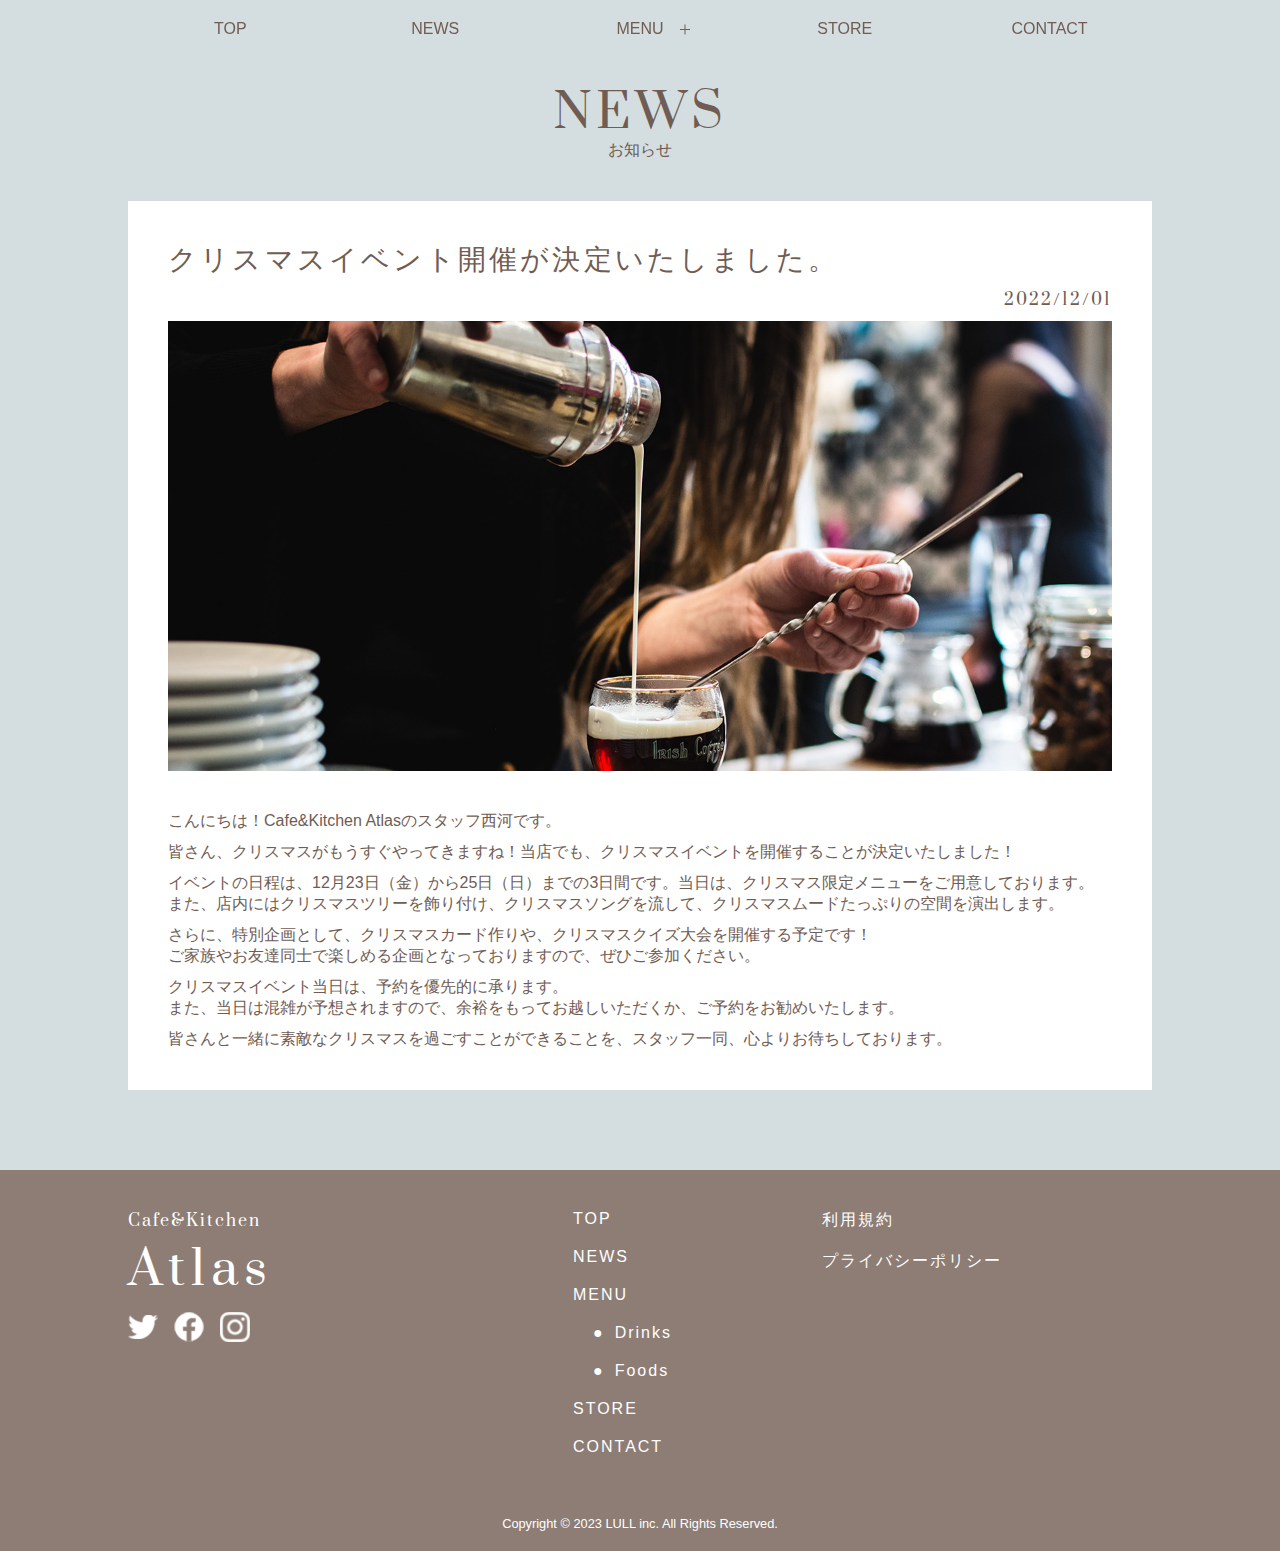
<file: news/news20221201.html>
<!DOCTYPE html>
<html lang="ja">

<head>
  <meta charset="UTF-8">
  <meta http-equiv="X-UA-Compatible" content="IE=edge">
  <meta name="viewport" content="width=device-width, initial-scale=1.0">
  <title>Cafe&amp;Kitchen Atlas | NEWS</title>
  <meta name="description" content="都会の真ん中でほっと一息つけるをコンセプトにしたカフェです。">
  <link rel="icon" href="favicon.ico">
  <link rel="stylesheet" href="../css/reset.css">
  <link rel="stylesheet" href="../css/style.css">
  <link rel="stylesheet" href="../css/news.css">
  <link rel="preconnect" href="https://fonts.googleapis.com">
  <link rel="preconnect" href="https://fonts.gstatic.com" crossorigin>
  <link href="https://fonts.googleapis.com/css2?family=Prata&display=swap" rel="stylesheet">
  <script src="https://code.jquery.com/jquery-3.4.1.min.js"></script>
  <script src="../js/script.js"></script>
</head>

<body>
  <header class="header-painted">
    <nav class="g-navi">
      <div class="container nav-wrapper">
        <ul>
          <li class="nav-item"><a href="../index.html#main-visual">TOP</a></li>
          <li class="nav-item"><a href="../index.html#news">NEWS</a></li>
          <li class="nav-item">
            <p class="accordion-title">MENU</p>
            <ul class="accordion-content">
              <li class="accordion-lists"><a href="../menu-drinks.html">Drinks</a></li>
              <li class="accordion-lists"><a href="../menu-foods.html">Foods</a></li>
            </ul>
          </li>
          <li class="nav-item"><a href="../index.html#store">STORE</a></li>
          <li class="nav-item"><a href="../contact.html">CONTACT</a></li>
        </ul>
      </div>
    </nav>
    <nav class="g-navi-sp">
      <div class="sp-logo">
        <p class="logo-title">Cafe&amp;Kitchen Atlas</p>
      </div>
      <div class="menu-trigger">
        <span></span>
        <span></span>
        <span></span>
      </div>
    </nav>
  </header>
  <section class="news">
    <div class="container">
      <div class="title">
        <h2>NEWS</h2>
        <p class="ja-title">お知らせ</p>
      </div>
      <div class="news-details">
        <div class="news-details-text">
          <h3 class="news-title">クリスマスイベント開催が決定いたしました。</h3>
          <span class="news-number">2022/12/01</span>
        </div>
        <div class="news-main-image">
          <img src="../image/news/news_main20221201.jpg" alt="クリスマスイベント開催のお知らせメインイメージ">
        </div>
        <div class="news-details-main">
          <p>こんにちは！Cafe&amp;Kitchen Atlasのスタッフ西河です。</p>
          <p>皆さん、クリスマスがもうすぐやってきますね！当店でも、クリスマスイベントを開催することが決定いたしました！</p>
          <p>イベントの日程は、12月23日（金）から25日（日）までの3日間です。当日は、クリスマス限定メニューをご用意しております。<br>
            また、店内にはクリスマスツリーを飾り付け、クリスマスソングを流して、クリスマスムードたっぷりの空間を演出します。</p>
          <p>さらに、特別企画として、クリスマスカード作りや、クリスマスクイズ大会を開催する予定です！<br>
            ご家族やお友達同士で楽しめる企画となっておりますので、ぜひご参加ください。</p>
          <p>クリスマスイベント当日は、予約を優先的に承ります。<br>
            また、当日は混雑が予想されますので、余裕をもってお越しいただくか、ご予約をお勧めいたします。</p>
          <p>皆さんと一緒に素敵なクリスマスを過ごすことができることを、スタッフ一同、心よりお待ちしております。</p>
        </div>
      </div>
    </div>
  </section>
  <footer>
    <div class="container">
      <div class="footer-content">
        <div class="logo-wrapper">
          <a href="../index.html" class="logo"><span class="cafe-kitchen">Cafe&amp;Kitchen</span>Atlas</a>
          <div class="sns-block">
            <a class="mark" href="https://twitter.com/" target="_blank">
              <img class="sns-mark" src="../image/twitter.png" alt="twitter">
            </a>
            <a class="mark" href="https://www.facebook.com/" target="_blank">
              <img class="sns-mark" src="../image/facebook.png" alt="facebook">
            </a>
            <a class="mark" href="https://www.instagram.com/" target="_blank">
              <img class="sns-mark" src="../image/instagram.png" alt="instagram">
            </a>
          </div>
        </div>
        <div class="footer-menu">
          <ul>
            <li class="nav-item"><a href="../index.html">TOP</a></li>
            <li class="nav-item"><a href="../index.html#news">NEWS</a></li>
            <li class="nav-item">
              <p class="">MENU</p>
              <ul class="footer-menu-contents">
                <li class=""><a href="../menu-drinks.html">Drinks</a></li>
                <li class=""><a href="../menu-foods.html">Foods</a></li>
              </ul>
            </li>
            <li class="nav-item"><a href="../index.html#store">STORE</a></li>
            <li class="nav-item"><a href="../contact.html">CONTACT</a></li>
          </ul>
        </div>
        <div class="footer-menu">
          <ul>
            <li><a href="../legal/tos.html">利用規約</a></li>
            <li><a href="../legal/privacy.html">プライバシーポリシー</a></li>
          </ul>
        </div>
      </div>
      <small>
        Copyright &copy; 2023 LULL inc. All Rights Reserved.
      </small>
    </div>
    <p id="page-top"><a href="#">PageTop</a></p>
  </footer>
</body>

</html>
</file>
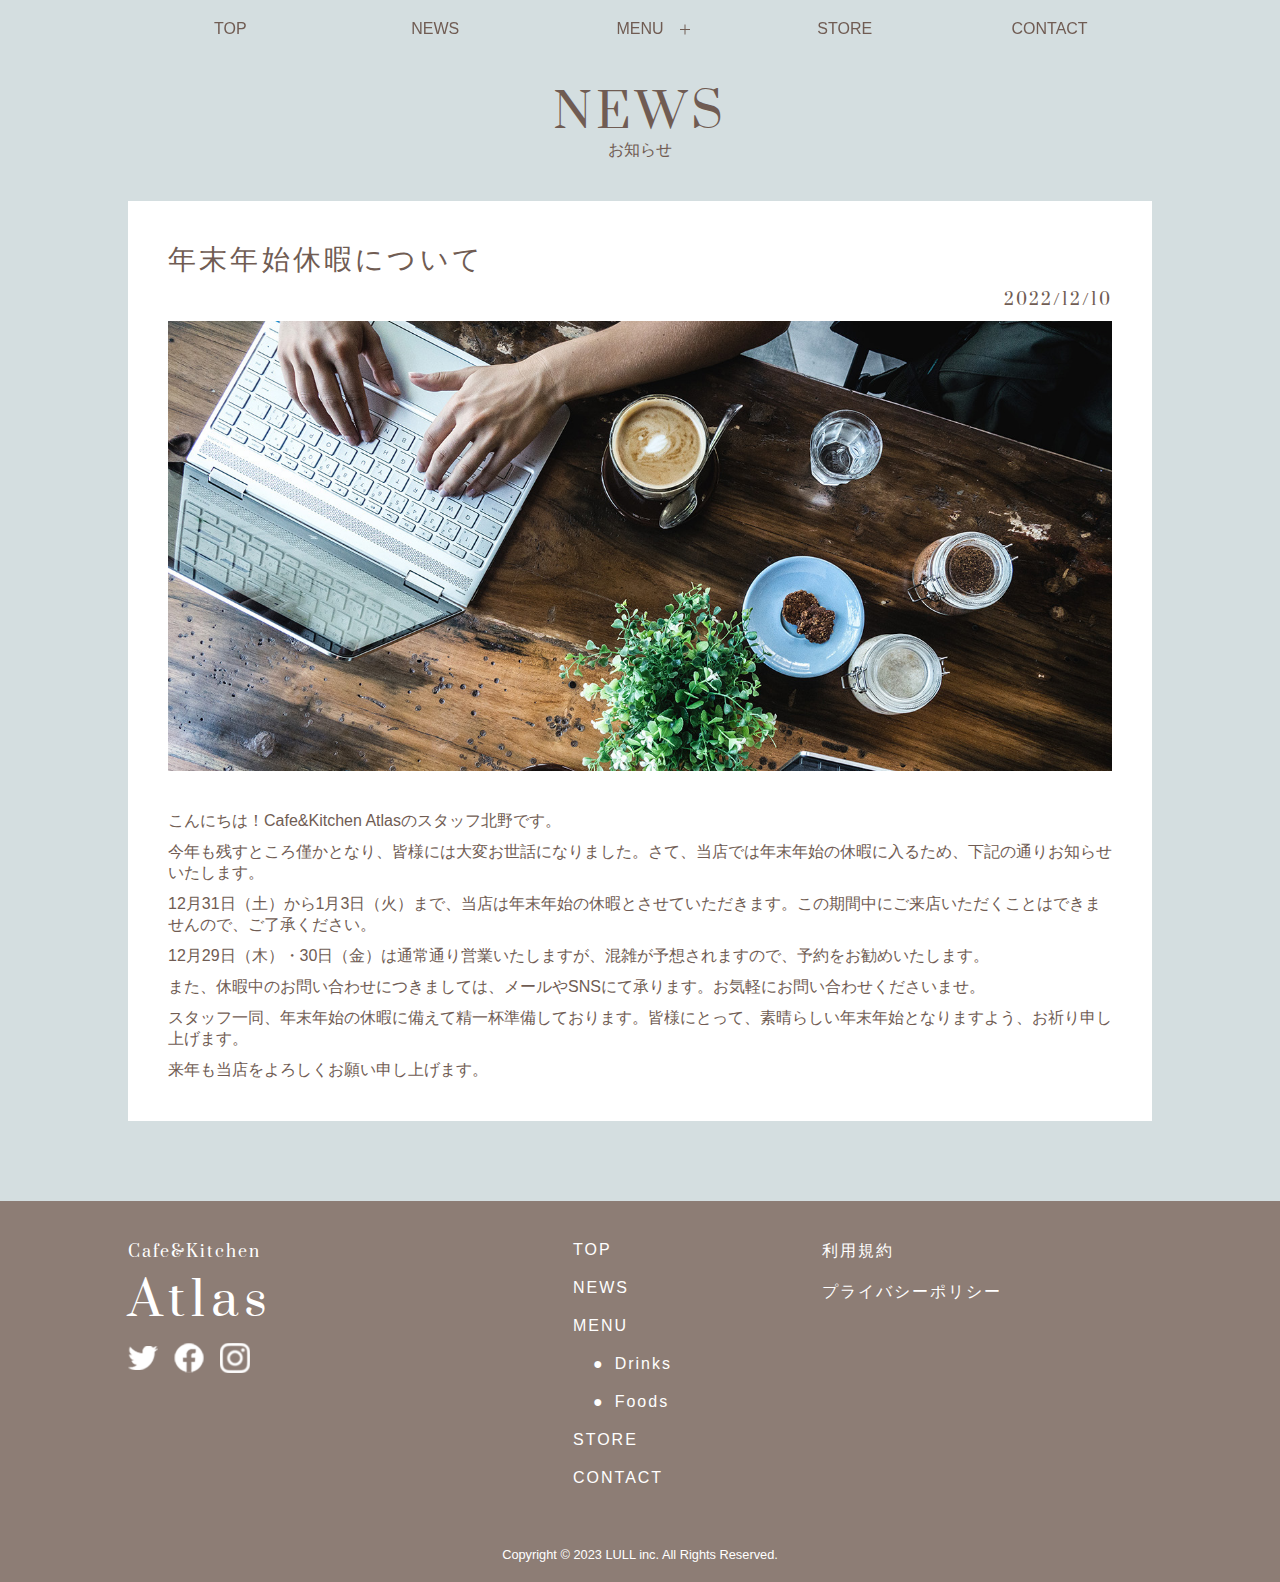
<file: news/news20221210.html>
<!DOCTYPE html>
<html lang="ja">

<head>
  <meta charset="UTF-8">
  <meta http-equiv="X-UA-Compatible" content="IE=edge">
  <meta name="viewport" content="width=device-width, initial-scale=1.0">
  <title>Cafe&amp;Kitchen Atlas | NEWS</title>
  <meta name="description" content="都会の真ん中でほっと一息つけるをコンセプトにしたカフェです。">
  <link rel="icon" href="favicon.ico">
  <link rel="stylesheet" href="../css/reset.css">
  <link rel="stylesheet" href="../css/style.css">
  <link rel="stylesheet" href="../css/news.css">
  <link rel="preconnect" href="https://fonts.googleapis.com">
  <link rel="preconnect" href="https://fonts.gstatic.com" crossorigin>
  <link href="https://fonts.googleapis.com/css2?family=Prata&display=swap" rel="stylesheet">
  <script src="https://code.jquery.com/jquery-3.4.1.min.js"></script>
  <script src="../js/script.js"></script>
</head>

<body>
  <header class="header-painted">
    <nav class="g-navi">
      <div class="container nav-wrapper">
        <ul>
          <li class="nav-item"><a href="../index.html#main-visual">TOP</a></li>
          <li class="nav-item"><a href="../index.html#news">NEWS</a></li>
          <li class="nav-item">
            <p class="accordion-title">MENU</p>
            <ul class="accordion-content">
              <li class="accordion-lists"><a href="../menu-drinks.html">Drinks</a></li>
              <li class="accordion-lists"><a href="../menu-foods.html">Foods</a></li>
            </ul>
          </li>
          <li class="nav-item"><a href="../index.html#store">STORE</a></li>
          <li class="nav-item"><a href="../contact.html">CONTACT</a></li>
        </ul>
      </div>
    </nav>
    <nav class="g-navi-sp">
      <div class="sp-logo">
        <p class="logo-title">Cafe&amp;Kitchen Atlas</p>
      </div>
      <div class="menu-trigger">
        <span></span>
        <span></span>
        <span></span>
      </div>
    </nav>
  </header>
  <section class="news">
    <div class="container">
      <div class="title">
        <h2>NEWS</h2>
        <p class="ja-title">お知らせ</p>
      </div>
      <div class="news-details">
        <div class="news-details-text">
          <h3 class="news-title">年末年始休暇について</h3>
          <span class="news-number">2022/12/10</span>
        </div>
        <div class="news-main-image">
          <img src="../image/news/news_main20221210.jpg" alt="年末年始休暇についてメインイメージ">
        </div>
        <div class="news-details-main">
          <p>こんにちは！Cafe&amp;Kitchen Atlasのスタッフ北野です。</p>
          <p>今年も残すところ僅かとなり、皆様には大変お世話になりました。さて、当店では年末年始の休暇に入るため、下記の通りお知らせいたします。</p>
          <p>12月31日（土）から1月3日（火）まで、当店は年末年始の休暇とさせていただきます。この期間中にご来店いただくことはできませんので、ご了承ください。</p>
          <p>12月29日（木）・30日（金）は通常通り営業いたしますが、混雑が予想されますので、予約をお勧めいたします。</p>
          <p>また、休暇中のお問い合わせにつきましては、メールやSNSにて承ります。お気軽にお問い合わせくださいませ。</p>
          <p>スタッフ一同、年末年始の休暇に備えて精一杯準備しております。皆様にとって、素晴らしい年末年始となりますよう、お祈り申し上げます。</p>
          <p>来年も当店をよろしくお願い申し上げます。</p>
        </div>
      </div>
    </div>
  </section>
  <footer>
    <div class="container">
      <div class="footer-content">
        <div class="logo-wrapper">
          <a href="../index.html" class="logo"><span class="cafe-kitchen">Cafe&amp;Kitchen</span>Atlas</a>
          <div class="sns-block">
            <a class="mark" href="https://twitter.com/" target="_blank">
              <img class="sns-mark" src="../image/twitter.png" alt="twitter">
            </a>
            <a class="mark" href="https://www.facebook.com/" target="_blank">
              <img class="sns-mark" src="../image/facebook.png" alt="facebook">
            </a>
            <a class="mark" href="https://www.instagram.com/" target="_blank">
              <img class="sns-mark" src="../image/instagram.png" alt="instagram">
            </a>
          </div>
        </div>
        <div class="footer-menu">
          <ul>
            <li class="nav-item"><a href="../index.html">TOP</a></li>
            <li class="nav-item"><a href="../index.html#news">NEWS</a></li>
            <li class="nav-item">
              <p class="">MENU</p>
              <ul class="footer-menu-contents">
                <li class=""><a href="../menu-drinks.html">Drinks</a></li>
                <li class=""><a href="../menu-foods.html">Foods</a></li>
              </ul>
            </li>
            <li class="nav-item"><a href="../index.html#store">STORE</a></li>
            <li class="nav-item"><a href="../contact.html">CONTACT</a></li>
          </ul>
        </div>
        <div class="footer-menu">
          <ul>
            <li><a href="../legal/tos.html">利用規約</a></li>
            <li><a href="../legal/privacy.html">プライバシーポリシー</a></li>
          </ul>
        </div>
      </div>
      <small>
        Copyright &copy; 2023 LULL inc. All Rights Reserved.
      </small>
    </div>
    <p id="page-top"><a href="#">PageTop</a></p>
  </footer>
</body>

</html>
</file>
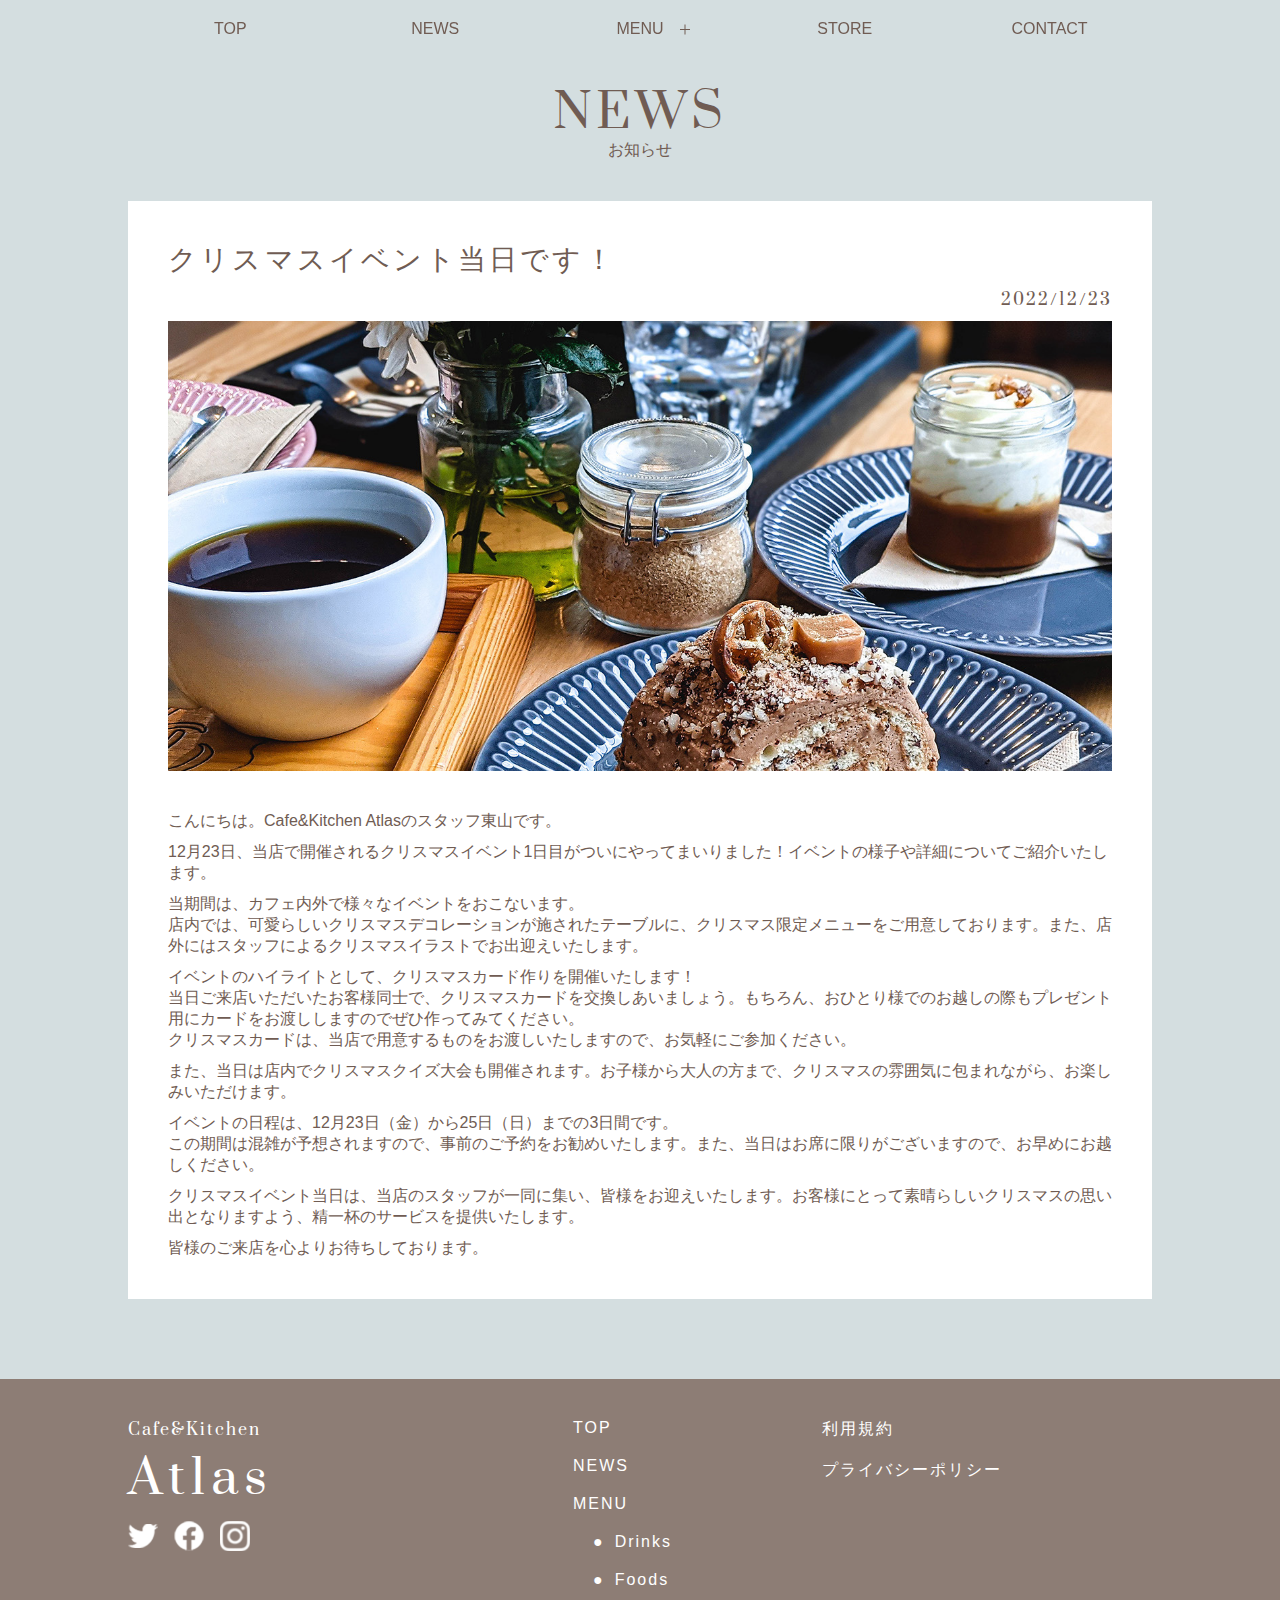
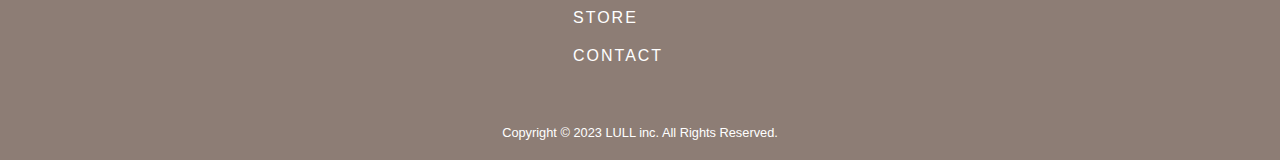
<file: news/news20221223.html>
<!DOCTYPE html>
<html lang="ja">

<head>
  <meta charset="UTF-8">
  <meta http-equiv="X-UA-Compatible" content="IE=edge">
  <meta name="viewport" content="width=device-width, initial-scale=1.0">
  <title>Cafe&amp;Kitchen Atlas | NEWS</title>
  <meta name="description" content="都会の真ん中でほっと一息つけるをコンセプトにしたカフェです。">
  <link rel="icon" href="favicon.ico">
  <link rel="stylesheet" href="../css/reset.css">
  <link rel="stylesheet" href="../css/style.css">
  <link rel="stylesheet" href="../css/news.css">
  <link rel="preconnect" href="https://fonts.googleapis.com">
  <link rel="preconnect" href="https://fonts.gstatic.com" crossorigin>
  <link href="https://fonts.googleapis.com/css2?family=Prata&display=swap" rel="stylesheet">
  <script src="https://code.jquery.com/jquery-3.4.1.min.js"></script>
  <script src="../js/script.js"></script>
</head>

<body>
  <header class="header-painted">
    <nav class="g-navi">
      <div class="container nav-wrapper">
        <ul>
          <li class="nav-item"><a href="../index.html#main-visual">TOP</a></li>
          <li class="nav-item"><a href="../index.html#news">NEWS</a></li>
          <li class="nav-item">
            <p class="accordion-title">MENU</p>
            <ul class="accordion-content">
              <li class="accordion-lists"><a href="../menu-drinks.html">Drinks</a></li>
              <li class="accordion-lists"><a href="../menu-foods.html">Foods</a></li>
            </ul>
          </li>
          <li class="nav-item"><a href="../index.html#store">STORE</a></li>
          <li class="nav-item"><a href="../contact.html">CONTACT</a></li>
        </ul>
      </div>
    </nav>
    <nav class="g-navi-sp">
      <div class="sp-logo">
        <p class="logo-title">Cafe&amp;Kitchen Atlas</p>
      </div>
      <div class="menu-trigger">
        <span></span>
        <span></span>
        <span></span>
      </div>
    </nav>
  </header>
  <section class="news">
    <div class="container">
      <div class="title">
        <h2>NEWS</h2>
        <p class="ja-title">お知らせ</p>
      </div>
      <div class="news-details">
        <div class="news-details-text">
          <h3 class="news-title">クリスマスイベント当日です！</h3>
          <span class="news-number">2022/12/23</span>
        </div>
        <div class="news-main-image">
          <img src="../image/news/news_main20221223.jpg" alt="クリスマスイベント当日メインイメージ">
        </div>
        <div class="news-details-main">
          <p>こんにちは。Cafe&amp;Kitchen Atlasのスタッフ東山です。</p>
          <p>12月23日、当店で開催されるクリスマスイベント1日目がついにやってまいりました！イベントの様子や詳細についてご紹介いたします。</p>
          <p>当期間は、カフェ内外で様々なイベントをおこないます。<br>
            店内では、可愛らしいクリスマスデコレーションが施されたテーブルに、クリスマス限定メニューをご用意しております。また、店外にはスタッフによるクリスマスイラストでお出迎えいたします。</p>
          <p>イベントのハイライトとして、クリスマスカード作りを開催いたします！<br>
            当日ご来店いただいたお客様同士で、クリスマスカードを交換しあいましょう。もちろん、おひとり様でのお越しの際もプレゼント用にカードをお渡ししますのでぜひ作ってみてください。<br>
            クリスマスカードは、当店で用意するものをお渡しいたしますので、お気軽にご参加ください。</p>
          <p>また、当日は店内でクリスマスクイズ大会も開催されます。お子様から大人の方まで、クリスマスの雰囲気に包まれながら、お楽しみいただけます。</p>
          <p>イベントの日程は、12月23日（金）から25日（日）までの3日間です。<br>
            この期間は混雑が予想されますので、事前のご予約をお勧めいたします。また、当日はお席に限りがございますので、お早めにお越しください。</p>
          <p>クリスマスイベント当日は、当店のスタッフが一同に集い、皆様をお迎えいたします。お客様にとって素晴らしいクリスマスの思い出となりますよう、精一杯のサービスを提供いたします。</p>
          <p>皆様のご来店を心よりお待ちしております。</p>
        </div>
      </div>
    </div>
  </section>
  <footer>
    <div class="container">
      <div class="footer-content">
        <div class="logo-wrapper">
          <a href="../index.html" class="logo"><span class="cafe-kitchen">Cafe&amp;Kitchen</span>Atlas</a>
          <div class="sns-block">
            <a class="mark" href="https://twitter.com/" target="_blank">
              <img class="sns-mark" src="../image/twitter.png" alt="twitter">
            </a>
            <a class="mark" href="https://www.facebook.com/" target="_blank">
              <img class="sns-mark" src="../image/facebook.png" alt="facebook">
            </a>
            <a class="mark" href="https://www.instagram.com/" target="_blank">
              <img class="sns-mark" src="../image/instagram.png" alt="instagram">
            </a>
          </div>
        </div>
        <div class="footer-menu">
          <ul>
            <li class="nav-item"><a href="../index.html">TOP</a></li>
            <li class="nav-item"><a href="../index.html#news">NEWS</a></li>
            <li class="nav-item">
              <p class="">MENU</p>
              <ul class="footer-menu-contents">
                <li class=""><a href="../menu-drinks.html">Drinks</a></li>
                <li class=""><a href="../menu-foods.html">Foods</a></li>
              </ul>
            </li>
            <li class="nav-item"><a href="../index.html#store">STORE</a></li>
            <li class="nav-item"><a href="../contact.html">CONTACT</a></li>
          </ul>
        </div>
        <div class="footer-menu">
          <ul>
            <li><a href="../legal/tos.html">利用規約</a></li>
            <li><a href="../legal/privacy.html">プライバシーポリシー</a></li>
          </ul>
        </div>
      </div>
      <small>
        Copyright &copy; 2023 LULL inc. All Rights Reserved.
      </small>
    </div>
    <p id="page-top"><a href="#">PageTop</a></p>
  </footer>
</body>

</html>
</file>
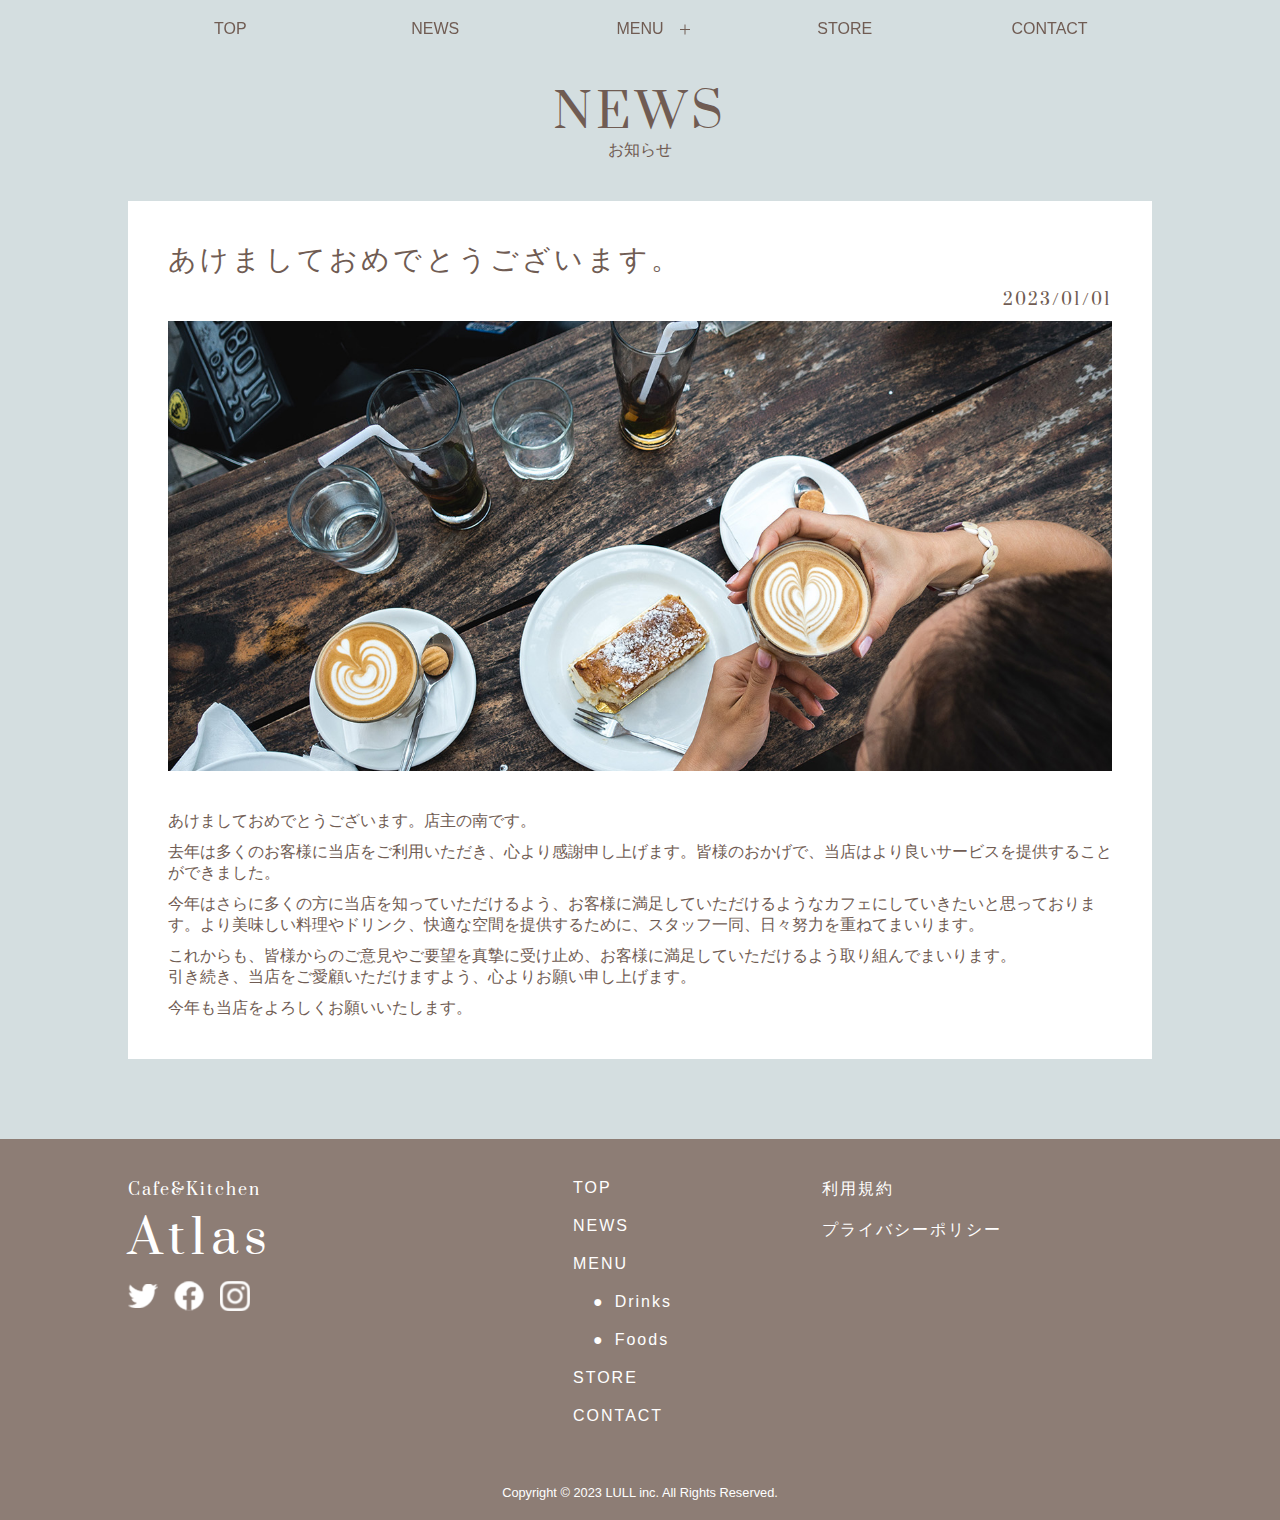
<file: news/news20230101.html>
<!DOCTYPE html>
<html lang="ja">

<head>
  <meta charset="UTF-8">
  <meta http-equiv="X-UA-Compatible" content="IE=edge">
  <meta name="viewport" content="width=device-width, initial-scale=1.0">
  <title>Cafe&amp;Kitchen Atlas | NEWS</title>
  <meta name="description" content="都会の真ん中でほっと一息つけるをコンセプトにしたカフェです。">
  <link rel="icon" href="favicon.ico">
  <link rel="stylesheet" href="../css/reset.css">
  <link rel="stylesheet" href="../css/style.css">
  <link rel="stylesheet" href="../css/news.css">
  <link rel="preconnect" href="https://fonts.googleapis.com">
  <link rel="preconnect" href="https://fonts.gstatic.com" crossorigin>
  <link href="https://fonts.googleapis.com/css2?family=Prata&display=swap" rel="stylesheet">
  <script src="https://code.jquery.com/jquery-3.4.1.min.js"></script>
  <script src="../js/script.js"></script>
</head>

<body>
  <header class="header-painted">
    <nav class="g-navi">
      <div class="container nav-wrapper">
        <ul>
          <li class="nav-item"><a href="../index.html#main-visual">TOP</a></li>
          <li class="nav-item"><a href="../index.html#news">NEWS</a></li>
          <li class="nav-item">
            <p class="accordion-title">MENU</p>
            <ul class="accordion-content">
              <li class="accordion-lists"><a href="../menu-drinks.html">Drinks</a></li>
              <li class="accordion-lists"><a href="../menu-foods.html">Foods</a></li>
            </ul>
          </li>
          <li class="nav-item"><a href="../index.html#store">STORE</a></li>
          <li class="nav-item"><a href="../contact.html">CONTACT</a></li>
        </ul>
      </div>
    </nav>
    <nav class="g-navi-sp">
      <div class="sp-logo">
        <p class="logo-title">Cafe&amp;Kitchen Atlas</p>
      </div>
      <div class="menu-trigger">
        <span></span>
        <span></span>
        <span></span>
      </div>
    </nav>
  </header>
  <section class="news">
    <div class="container">
      <div class="title">
        <h2>NEWS</h2>
        <p class="ja-title">お知らせ</p>
      </div>
      <div class="news-details">
        <div class="news-details-text">
          <h3 class="news-title">あけましておめでとうございます。</h3>
          <span class="news-number">2023/01/01</span>
        </div>
        <div class="news-main-image">
          <img src="../image/news/news_main20230101.jpg" alt="Cafe&amp;Kitchen Atlas新年のあいさつメインイメージ">
        </div>
        <div class="news-details-main">
          <p>あけましておめでとうございます。店主の南です。</p>
          <p>去年は多くのお客様に当店をご利用いただき、心より感謝申し上げます。皆様のおかげで、当店はより良いサービスを提供することができました。</p>
          <p>
            今年はさらに多くの方に当店を知っていただけるよう、お客様に満足していただけるようなカフェにしていきたいと思っております。より美味しい料理やドリンク、快適な空間を提供するために、スタッフ一同、日々努力を重ねてまいります。
          </p>
          <p>これからも、皆様からのご意見やご要望を真摯に受け止め、お客様に満足していただけるよう取り組んでまいります。<br>
            引き続き、当店をご愛顧いただけますよう、心よりお願い申し上げます。</p>
          <p>今年も当店をよろしくお願いいたします。</p>
        </div>
      </div>
  </section>
  <footer>
    <div class="container">
      <div class="footer-content">
        <div class="logo-wrapper">
          <a href="../index.html" class="logo"><span class="cafe-kitchen">Cafe&amp;Kitchen</span>Atlas</a>
          <div class="sns-block">
            <a class="mark" href="https://twitter.com/" target="_blank">
              <img class="sns-mark" src="../image/twitter.png" alt="twitter">
            </a>
            <a class="mark" href="https://www.facebook.com/" target="_blank">
              <img class="sns-mark" src="../image/facebook.png" alt="facebook">
            </a>
            <a class="mark" href="https://www.instagram.com/" target="_blank">
              <img class="sns-mark" src="../image/instagram.png" alt="instagram">
            </a>
          </div>
        </div>
        <div class="footer-menu">
          <ul>
            <li class="nav-item"><a href="../index.html">TOP</a></li>
            <li class="nav-item"><a href="../index.html#news">NEWS</a></li>
            <li class="nav-item">
              <p class="">MENU</p>
              <ul class="footer-menu-contents">
                <li class=""><a href="../menu-drinks.html">Drinks</a></li>
                <li class=""><a href="../menu-foods.html">Foods</a></li>
              </ul>
            </li>
            <li class="nav-item"><a href="../index.html#store">STORE</a></li>
            <li class="nav-item"><a href="../contact.html">CONTACT</a></li>
          </ul>
        </div>
        <div class="footer-menu">
          <ul>
            <li><a href="../legal/tos.html">利用規約</a></li>
            <li><a href="../legal/privacy.html">プライバシーポリシー</a></li>
          </ul>
        </div>
      </div>
      <small>
        Copyright &copy; 2023 LULL inc. All Rights Reserved.
      </small>
    </div>
    <p id="page-top"><a href="#">PageTop</a></p>
  </footer>
</body>

</html>
</file>
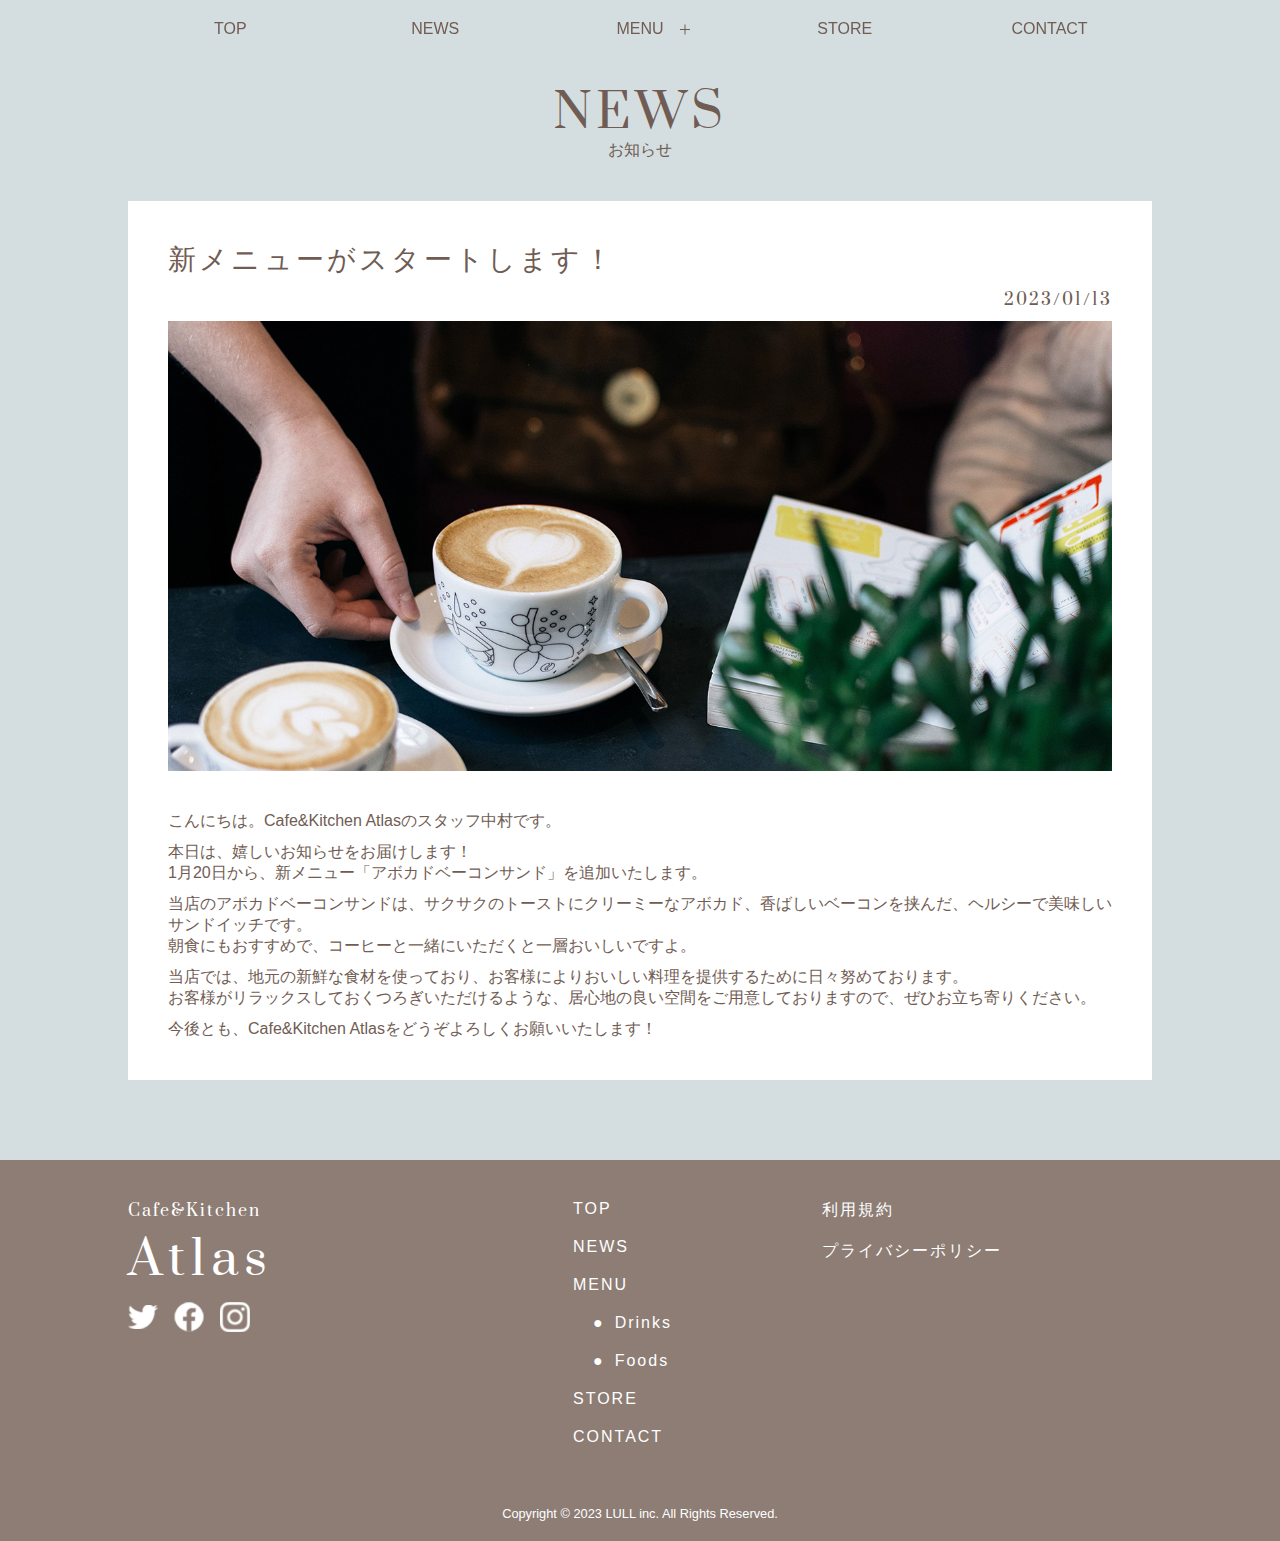
<file: news/news20230113.html>
<!DOCTYPE html>
<html lang="ja">

<head>
  <meta charset="UTF-8">
  <meta http-equiv="X-UA-Compatible" content="IE=edge">
  <meta name="viewport" content="width=device-width, initial-scale=1.0">
  <title>Cafe&amp;Kitchen Atlas | NEWS</title>
  <meta name="description" content="都会の真ん中でほっと一息つけるをコンセプトにしたカフェです。">
  <link rel="icon" href="favicon.ico">
  <link rel="stylesheet" href="../css/reset.css">
  <link rel="stylesheet" href="../css/style.css">
  <link rel="stylesheet" href="../css/news.css">
  <link rel="preconnect" href="https://fonts.googleapis.com">
  <link rel="preconnect" href="https://fonts.gstatic.com" crossorigin>
  <link href="https://fonts.googleapis.com/css2?family=Prata&display=swap" rel="stylesheet">
  <script src="https://code.jquery.com/jquery-3.4.1.min.js"></script>
  <script src="../js/script.js"></script>
</head>

<body>
  <header class="header-painted">
    <nav class="g-navi">
      <div class="container nav-wrapper">
        <ul>
          <li class="nav-item"><a href="../index.html#main-visual">TOP</a></li>
          <li class="nav-item"><a href="../index.html#news">NEWS</a></li>
          <li class="nav-item">
            <p class="accordion-title">MENU</p>
            <ul class="accordion-content">
              <li class="accordion-lists"><a href="../menu-drinks.html">Drinks</a></li>
              <li class="accordion-lists"><a href="../menu-foods.html">Foods</a></li>
            </ul>
          </li>
          <li class="nav-item"><a href="../index.html#store">STORE</a></li>
          <li class="nav-item"><a href="../contact.html">CONTACT</a></li>
        </ul>
      </div>
    </nav>
    <nav class="g-navi-sp">
      <div class="sp-logo">
        <p class="logo-title">Cafe&amp;Kitchen Atlas</p>
      </div>
      <div class="menu-trigger">
        <span></span>
        <span></span>
        <span></span>
      </div>
    </nav>
  </header>
  <section class="news">
    <div class="container">
      <div class="title">
        <h2>NEWS</h2>
        <p class="ja-title">お知らせ</p>
      </div>
      <div class="news-details">
        <div class="news-details-text">
          <h3 class="news-title">新メニューがスタートします！</h3>
          <span class="news-number">2023/01/13</span>
        </div>
        <div class="news-main-image">
          <img src="../image/news/news_main20230113.jpg" alt="Cafe&amp;Kitchen Atlas新メニュー紹介メインイメージ">
        </div>
        <div class="news-details-main">
          <p>こんにちは。Cafe&amp;Kitchen Atlasのスタッフ中村です。</p>
          <p>本日は、嬉しいお知らせをお届けします！<br>1月20日から、新メニュー「アボカドベーコンサンド」を追加いたします。</p>
          <p>当店のアボカドベーコンサンドは、サクサクのトーストにクリーミーなアボカド、香ばしいベーコンを挟んだ、ヘルシーで美味しいサンドイッチです。<br>朝食にもおすすめで、コーヒーと一緒にいただくと一層おいしいですよ。
          </p>
          <p>
            当店では、地元の新鮮な食材を使っており、お客様によりおいしい料理を提供するために日々努めております。<br>お客様がリラックスしておくつろぎいただけるような、居心地の良い空間をご用意しておりますので、ぜひお立ち寄りください。
          </p>
          <p>今後とも、Cafe&amp;Kitchen Atlasをどうぞよろしくお願いいたします！</p>
        </div>
      </div>
  </section>
  <footer>
    <div class="container">
      <div class="footer-content">
        <div class="logo-wrapper">
          <a href="../index.html" class="logo"><span class="cafe-kitchen">Cafe&amp;Kitchen</span>Atlas</a>
          <div class="sns-block">
            <a class="mark" href="https://twitter.com/" target="_blank">
              <img class="sns-mark" src="../image/twitter.png" alt="twitter">
            </a>
            <a class="mark" href="https://www.facebook.com/" target="_blank">
              <img class="sns-mark" src="../image/facebook.png" alt="facebook">
            </a>
            <a class="mark" href="https://www.instagram.com/" target="_blank">
              <img class="sns-mark" src="../image/instagram.png" alt="instagram">
            </a>
          </div>
        </div>
        <div class="footer-menu">
          <ul>
            <li class="nav-item"><a href="../index.html">TOP</a></li>
            <li class="nav-item"><a href="../index.html#news">NEWS</a></li>
            <li class="nav-item">
              <p class="">MENU</p>
              <ul class="footer-menu-contents">
                <li class=""><a href="../menu-drinks.html">Drinks</a></li>
                <li class=""><a href="../menu-foods.html">Foods</a></li>
              </ul>
            </li>
            <li class="nav-item"><a href="../index.html#store">STORE</a></li>
            <li class="nav-item"><a href="../contact.html">CONTACT</a></li>
          </ul>
        </div>
        <div class="footer-menu">
          <ul>
            <li><a href="../legal/tos.html">利用規約</a></li>
            <li><a href="../legal/privacy.html">プライバシーポリシー</a></li>
          </ul>
        </div>
      </div>
      <small>
        Copyright &copy; 2023 LULL inc. All Rights Reserved.
      </small>
    </div>
    <p id="page-top"><a href="#">PageTop</a></p>
  </footer>
</body>

</html>
</file>
<file: css/style.css>
@charset "UTF-8";

/*************************
共通パーツ
**************************/
html {
  font-size: 16px;
}

body {
  color: #705c53;
  font-size: 1rem;
  font-family: "YuGothic", Yu Gothic, sans-serif;
}

ul,
li,
ol {
  list-style-type: none;
}

a {
  text-decoration: none;
  transition: 0.5s;
  -webkit-transition: 0.5s;
  -moz-transition: 0.5s;
  -ms-transition: 0.5s;
  -o-transition: 0.5s;
}

a:hover {
  transition: 0.3s;
  -webkit-transition: 0.3s;
  -moz-transition: 0.3s;
  -ms-transition: 0.3s;
  -o-transition: 0.3s;
}

.container {
  max-width: 1024px;
  width: 90%;
  margin: 0 auto;
}

h1 {
  font-family: 'Prata', cursive;
  font-size: 4rem;
  letter-spacing: 10px;
  color: #fff;
  font-weight: normal;
}

h1 span {
  display: block;
  letter-spacing: 5px;
  font-size: 1.2rem;
}

#concept,
#news,
#menu,
#package,
#store,
#contact,
#privacy,
#tos {
  padding: 80px 0;
}

h2 {
  font-size: 3rem;
  margin-bottom: -5px;
  font-family: 'Prata', cursive;
  font-weight: normal;
  letter-spacing: 4px;
  color: #705c53;
}

.ja-title {
  font-size: 1rem;
  color: #705c53;
}

.title {
  text-align: center;
  margin-bottom: 40px;
}

.news-wrapper,
.package-wrapper,
.store-wrapper {
  display: flex;
  flex-wrap: nowrap;
  justify-content: space-between;
}

/*************************
グローバルナビゲーション
**************************/
header {
  position: fixed;
  top: 0;
  width: 100%;
  z-index: 999;
  /* ヘッダーを最前面に表示するための設定 */
}

.g-navi-sp {
  display: none;
}

.g-navi {
  position: absolute;
  width: 100%;
  display: flex;
  flex-wrap: nowrap;
  justify-content: space-around;
  align-items: center;
  transition: background-color 0.5s ease-in-out;
  -webkit-transition: background-color 0.5s ease-in-out;
  -moz-transition: background-color 0.5s ease-in-out;
  -ms-transition: background-color 0.5s ease-in-out;
  -o-transition: background-color 0.5s ease-in-out;
}

nav.scrolled {
  background: rgba(255, 255, 255, 0.8);
}

.g-navi ul {
  display: flex;
  flex-wrap: nowrap;
  justify-content: space-around;
  align-items: center;
}

.g-navi ul li {
  flex-basis: 16.6%;
  text-align: center;
}

.g-navi ul li a,
.g-navi ul li p {
  display: block;
  color: #fff;
  padding: 20px 0;
}

.g-navi ul li a.scrolled,
.g-navi ul li p.scrolled {
  display: block;
  color: #705c53;
}

/* 「メニューテキスト」にマウスオンした際のデザイン */
.g-navi ul li a:hover,
.g-navi ul li p:hover,
.g-navi ul li a.scrolled:hover {
  color: #705c53;
  background: rgba(255, 255, 255, 0.5);
  transition: 0.3s;
  -webkit-transition: 0.3s;
  -moz-transition: 0.3s;
  -ms-transition: 0.3s;
  -o-transition: 0.3s;
}

.g-navi ul li p {
  transition: 0.5s;
  -webkit-transition: 0.5s;
  -moz-transition: 0.5s;
  -ms-transition: 0.5s;
  -o-transition: 0.5s;
}

/*アコーディオンメニュー*/
.accordion-title {
  position: relative;
  margin: 0;
  font-weight: normal;
  color: #fff;
  cursor: pointer;
  padding: 20px 0;
}

.accordion-title::before {
  content: "";
  position: absolute;
  top: 50%;
  right: 35px;
  width: 10px;
  height: 1px;
  background: #fff;
  transform: rotate(90deg);
  -webkit-transform: rotate(90deg);
  -moz-transform: rotate(90deg);
  -ms-transform: rotate(90deg);
  -o-transform: rotate(90deg);
  transition: all .3s ease-in-out;
  -webkit-transition: all .3s ease-in-out;
  -moz-transition: all .3s ease-in-out;
  -ms-transition: all .3s ease-in-out;
  -o-transition: all .3s ease-in-out;
}

.accordion-title::after {
  content: "";
  position: absolute;
  top: 50%;
  right: 35px;
  opacity: 1;
  width: 10px;
  height: 1px;
  background: #fff;
  transition: all .3s ease-in-out;
  -webkit-transition: all .3s ease-in-out;
  -moz-transition: all .3s ease-in-out;
  -ms-transition: all .3s ease-in-out;
  -o-transition: all .3s ease-in-out;
}

.accordion-title:hover::before,
.accordion-title:hover::after,
.accordion-title.scrolled::before,
.accordion-title.scrolled::after,
.accordion-title.active:hover::before,
.accordion-title.active:hover::after {
  background: #705c53;
}

.accordion-title.active::before {
  transform: rotate(180deg);
  -webkit-transform: rotate(180deg);
  -moz-transform: rotate(180deg);
  -ms-transform: rotate(180deg);
  -o-transform: rotate(180deg);
}

.accordion-title.active::after {
  background: #fff;
  opacity: 0;
}

ul.accordion-content {
  position: absolute;
  z-index: 10;
  display: none;
  color: #705c53;
  width: 100%;
  transition: background-color 0.5s ease-in-out;
  -webkit-transition: background-color 0.5s ease-in-out;
  -moz-transition: background-color 0.5s ease-in-out;
  -ms-transition: background-color 0.5s ease-in-out;
  -o-transition: background-color 0.5s ease-in-out;
}

ul.accordion-content.scrolled {
  background: rgba(255, 255, 255, 0.6);
}

.accordion-content .accordion-lists {
  text-align: left;
}

.accordion-content .accordion-lists a {
  padding: 20px 0 20px 40px;
  width: 100%;
  display: block;
  color: #fff;
}

.accordion-content .accordion-lists a::before {
  content: "●";
  position: absolute;
  left: 20px;
}

/*************************
　各子ページの背景色つきヘッダー
**************************/
.header-painted .accordion-content {
  background-color: rgba(255, 255, 255, .9);
}

.header-painted .g-navi ul.accordion-content li a:hover {
  background: #d7c9bc;
}

.header-painted .g-navi ul li a,
.header-painted .g-navi ul li p {
  color: #705c53;
}

.header-painted .accordion-title::after,
.header-painted .accordion-title::before {
  background-color: #705c53;
}

/*************************
メインビジュアル
**************************/
#main-visual {
  background-image: url(../image/mv.png);
  background-repeat: no-repeat;
  background-size: cover;
  background-attachment: fixed;
  height: 95vh;
}

.mv-wrapper {
  position: relative;
}

.mv-right {
  position: absolute;
  top: 45vh;
  right: 0;
  max-width: 100%;
  text-align: center;
}

.text {
  font-size: 1rem;
  padding: 10px 0;
  letter-spacing: 4px;
  color: #fff;
  text-shadow: 0px 0px 1px #fff;
  text-align: center;
  border-top: 1px solid #fff;
  border-bottom: 1px solid #fff;
}

/*************************
NEWSエリア
**************************/
.news_bk {
  background-color: #d4dee0;
}

.news-box {
  width: 230px;
  max-width: 250px;
}

.news-box a {
  display: inline-block;
  width: 100%;
  height: 100%;
}

.news-number {
  font-size: .75rem;
  letter-spacing: 2px;
  font-family: 'Prata', cursive;
}

.news-title {
  font-size: 1rem;
  font-weight: normal;
  margin-top: 5px;
}

.news-box a img {
  transition: .4s;
  transform: scale(1);
}

.news-box a:hover img {
  transition: .1s cubic-bezier(0.45, 0, 0.55, 1);
  box-shadow: 0px 0px 15px 2px rgba(0, 0, 0, 0.3);
  transform: scale(0.95);
}

.news-box a .news-text {
  transition: .4s;
}

.news-box a:hover .news-text {
  transition: .1s cubic-bezier(0.45, 0, 0.55, 1);
  color: #000;
}

.news-text {
  padding: 0 10px;
  color: #401801;
}

.news-about {
  font-size: 1rem;
}

.news-image {
  max-width: 100%;
  border-radius: 5px;
}

/*************************
店舗(ストア)情報エリア
**************************/
#store {
  background: #f5f1e8;
}

.map-image,
.cafe-text {
  flex-basis: 48%;
}

.store-name {
  font-size: 1.25rem;
  letter-spacing: 2px;
  font-weight: bold;
  margin-bottom: 30px;
}

address {
  font-style: normal;
  letter-spacing: 1px;
  line-height: 1.8;
}

.store-address {
  color: #624649;
}

/*************************
フッターエリア
**************************/
footer {
  position: relative;
  background: bottom / cover no-repeat url("../image/footer.png") fixed;
  color: #fff;
}

footer::after {
  content: '';
  background-color: rgba(112, 92, 83, .8);
  position: absolute;
  left: 0;
  right: 0;
  top: 0;
  bottom: 0;
}

.footer-content {
  position: relative;
  display: flex;
  flex-wrap: nowrap;
  justify-content: space-around;
  margin: 0 auto;
  padding: 40px 0;
  z-index: 1;
}

.footer-content a {
  color: #fff;
}

.footer-content a:hover {
  color: #b3d9e0;
}

.logo-wrapper {
  flex-grow: 2;
}

.footer-menu {
  flex-grow: 1;
}

.logo {
  display: block;
  font-size: 3rem;
  font-family: 'Prata', cursive;
  letter-spacing: 6px;
  margin-bottom: 10px;
}

.logo .cafe-kitchen {
  display: block;
  font-size: 1rem;
  letter-spacing: 2px;
  margin-bottom: 5px;
}

.sns-block {
  display: flex;
  justify-content: flex-start;
  align-items: center;
}

.mark {
  margin-right: 1rem;
}

.mark img {
  width: 30px;
}

.footer-menu ul li {
  letter-spacing: 2px;
  margin-bottom: 20px;
}

.footer-menu ul li p {
  margin-bottom: 20px;
}

.footer-menu-contents li {
  padding-left: 30px;
}

.footer-menu-contents li a::before {
  content: "●";
  position: relative;
  left: -10px;
}

footer small {
  position: relative;
  z-index: 1;
  padding-bottom: 20px;
  display: block;
  color: #fff;
  text-align: center;
}

/*************************
　ページトップへ移動するボタン
**************************/
#page-top a {
  display: flex;
  justify-content: center;
  align-items: center;
  background: #d4dee0;
  border-radius: 50%;
  border: #fff solid 2px;
  width: 90px;
  height: 90px;
  color: #705c53;
  text-align: center;
  text-decoration: none;
  transition: all 0.3s;
  -webkit-border-radius: 50%;
  -moz-border-radius: 50%;
  -ms-border-radius: 50%;
  -o-border-radius: 50%;
}

#page-top a:hover {
  background: #705c53;
  color: #f5f1e8;
}

#page-top {
  position: fixed;
  right: 20px;
  bottom: 20px;
  z-index: 2;
  opacity: 0;
  transform: translateY(120px);
  -webkit-transform: translateY(120px);
  -moz-transform: translateY(120px);
  -ms-transform: translateY(120px);
  -o-transform: translateY(120px);
}

#page-top.moving-up {
  animation: UpAnime .5s forwards;
  -webkit-animation: UpAnime .5s forwards;
}

@keyframes UpAnime {
  from {
    opacity: 0;
    transform: translateY(120px);
    -webkit-transform: translateY(120px);
    -moz-transform: translateY(120px);
    -ms-transform: translateY(120px);
    -o-transform: translateY(120px);
  }

  to {
    opacity: 1;
    transform: translateY(0);
  }
}

#page-top.moving-down {
  animation: DownAnime .5s forwards;
  -webkit-animation: DownAnime .5s forwards;
}

@keyframes DownAnime {
  from {
    opacity: 1;
    transform: translateY(0);
  }

  to {
    opacity: 1;
    transform: translateY(120px);
    -webkit-transform: translateY(120px);
    -moz-transform: translateY(120px);
    -ms-transform: translateY(120px);
    -o-transform: translateY(120px);
  }
}

/*************************

以下、スマホ用CSS

**************************/
@media screen and (max-width:768px) {

  /*************************
  共通パーツ
  **************************/
  section {
    overflow-x: hidden;
  }

  h1 {
    font-size: 2.5rem;
    letter-spacing: 3px;
    text-align: center;
  }

  #news,
  #menu,
  #store,
  #contact {
    padding: 60px 0;
  }

  /*************************
  グローバルナビゲーション
  **************************/
  nav.scrolled {
    background: rgba(255, 255, 255, 0.9);
  }

  .g-navi {
    display: block;
    position: fixed;
    z-index: 2;
    height: 100vh;
    padding-top: 60px;
    background-color: rgba(255, 255, 255, 0.9);
    transform: translateY(-100%);
    transition: .5s ease-in-out;
    -webkit-transition: .5s ease-in-out;
    -moz-transition: .5s ease-in-out;
    -ms-transition: .5s ease-in-out;
    -o-transition: .5s ease-in-out;
  }

  .g-navi ul li a,
  .g-navi ul li p {
    display: block;
    color: #705c53;
    padding: 20px 0;
    letter-spacing: .25rem;
  }

  /* 「メニューテキスト」にマウスオンした際のデザイン */
  .g-navi ul li a:hover,
  .g-navi ul li p:hover,
  .g-navi ul li a.scrolled:hover {
    background: rgba(255, 255, 255, 0);
  }

  .g-navi ul li a.scrolled,
  .g-navi ul li p.scrolled {
    display: block;
    color: #705c53;
  }

  .g-navi ul {
    display: block;
  }

  .g-navi.active {
    transform: translateY(0%);
    transition: .5s ease-in-out;
  }

  .g-navi-sp {
    position: fixed;
    display: flex;
    justify-content: space-between;
    align-items: center;
    background-color: #705c53;
    width: 100%;
    height: 60px;
    padding: 4%;
    z-index: 3;
  }

  /*アコーディオンメニュー*/
  .accordion-title {
    position: relative;
    margin: 0;
    font-weight: normal;
    color: #fff;
    cursor: pointer;
    padding: 20px 0 10px;
  }

  .accordion-title::before,
  .accordion-title::after {
    display: none;
  }

  ul.accordion-content {
    position: relative;
    z-index: 10;
    display: block;
    color: #705c53;
    width: 100%;
  }

  .accordion-content .accordion-lists a {
    padding: 20px 0;
    color: #705c53;
    text-align: center;
  }

  ul.accordion-content.scrolled {
    background: none;
  }

  .accordion-content .accordion-lists a::before {
    content: "●";
    position: relative;
    left: -5px;
  }

  /* ロゴエリア */
  .sp-logo {
    color: #fff;
    letter-spacing: 2px;
    font-family: 'Prata', cursive;
  }

  /* ハンバーガーメニュー */
  .menu-trigger {
    position: relative;
    width: 30px;
    height: 42px;
    cursor: pointer;
  }

  .menu-trigger span {
    display: block;
    position: absolute;
    width: 30px;
    border-bottom: solid 3px #fff;
    border-radius: 3px;
    transition: .35s ease-in-out;
  }

  .menu-trigger span:nth-child(1) {
    top: 6px;
  }

  .menu-trigger span:nth-child(2) {
    top: 18px;
  }

  .menu-trigger span:nth-child(3) {
    top: 30px;
  }

  .menu-trigger.active span:nth-child(1) {
    top: 18px;
    transform: rotate(-45deg);
  }

  .menu-trigger.active span:nth-child(2),
  .menu-trigger.active span:nth-child(3) {
    top: 18px;
    transform: rotate(45deg);
  }

  /*各子ページの背景色つきヘッダー*/
  .header-painted .accordion-content {
    background-color: rgba(255, 255, 255, 0);
  }

  /*************************
  メインビジュアル
  **************************/
  #main-visual {
    background-image: url(../image/sp/mv.png);
    background-position: center;
    height: 85vh;
    max-height: inherit;
    padding-top: 60px;
  }

  .mv-wrapper {
    display: flex;
    justify-content: center;
    align-items: center;
    height: 100%;
  }

  .mv-right {
    position: relative;
    top: 0;
    right: 0;
    text-shadow: 1px 2px 10px #000;
  }

  .text {
    font-size: 1rem;
    margin-bottom: 30px;
    letter-spacing: 2px;
    text-shadow: 1px 1px 10px #000;
  }

  /*************************
  NEWSエリア
  **************************/
  .news-wrapper {
    display: block;
  }

  .news-box {
    width: 100%;
    margin-bottom: 20px;
    max-width: inherit;
  }

  .news-box a {
    display: flex;
  }

  .news-image {
    width: 40%;
  }

  .news-text {
    padding: 0 0 0 10px;
  }

  .staff-box {
    display: none;
  }

  .staff-box.active {
    display: block;
    background: none;
    padding: 0 2rem 2rem 2rem;
  }

  .staff-image {
    width: 100%;
    margin-bottom: 15px;
  }

  .staff-text {
    width: 100%;
    background: #fff0af;
    padding: 15px 10px 10px;
  }

  .staff-title {
    text-align: left;
    margin-bottom: 15px;
    line-height: 1.8;
  }

  .staff-about {
    margin-bottom: 10px;
    padding: 10px;
  }

  .slide-button {
    width: 30px;
    height: 30px;
  }

  /*************************
  店舗情報エリア
  **************************/
  .store-wrapper {
    flex-wrap: wrap;
  }

  .map-image,
  .cafe-text {
    flex-basis: 100%;
  }

  .map-image {
    height: 200px;
    margin-bottom: 30px;
  }

  .cafe-text {
    text-align: center;
  }

  .store-name {
    margin-bottom: 20px;
  }

  address {
    line-height: 2.4;
  }

  /*************************
  フッターエリア
  **************************/
  .footer-content {
    text-align: center;
    flex-wrap: wrap;
  }

  .logo-wrapper {
    flex-grow: 1;
    flex-basis: 100%;
  }

  .logo {
    font-size: 2rem;
    margin-bottom: 20px;
  }

  .sns-block {
    justify-content: center;
    margin-bottom: 40px;
  }

  .footer-menu {
    flex-basis: 100%;
    margin-bottom: 20px;
  }

  .footer-menu:last-child {
    margin-bottom: 0;
  }

  .footer-menu ul li {
    margin-bottom: 20px;
  }

  .footer-menu ul li p {
    margin-bottom: 10px;
  }

  .footer-menu-contents {
    margin-bottom: 20px;
  }

  ul.footer-menu-contents li {
    padding-left: 0;
    margin-bottom: 10px;
  }

  /*************************
  ページトップボタン
  **************************/
  #page-top a {
    width: 60px;
    height: 60px;
    font-size: .6rem;
    font-weight: bold;
    color: #705c53;
  }

  #page-top {
    position: fixed;
    right: 10px;
    bottom: 50px;
    z-index: 2;
    opacity: 0;
  }
}

/* ここまで768px以下の範囲 */
</file>
<file: css/contact.css>
@charset "UTF-8";

/*************************
お問い合わせエリア
**************************/
#contact {
  background: #d4dee0;
}

#contact h2,
#contact .ja-title {
  color: #705c53;
}

form {
  margin: 0 auto;
  max-width: 500px;
}

.ct-block {
  margin-bottom: 32px;
}

.contact-text {
  display: block;
  font-weight: bold;
  margin-bottom: 10px;
  color: #705c53;
}

.form-name,
.form-mail,
.form-event-date,
.cp-howto select {
  border: 1px solid #b1b1b1;
  width: 100%;
  height: 40px;
  padding: 0 10px;
  background: #fff;
}

textarea {
  border: 1px solid #b1b1b1;
  width: 100%;
  padding: 10px;
  margin-bottom: 20px;
  background: #fff;
}

.cp-howto {
  position: relative;
  border: 1px solid #b1b1b1;
  background: #fff;
}

/*「▼」をつける部分 */
.cp-howto::before {
  position: absolute;
  top: 14px;
  right: 10px;
  content: '';
  border-left: 8px solid transparent;
  border-right: 8px solid transparent;
  border-top: 13px solid #705c53;
}

.cp-howto select {
  border: none;
  outline: none;
  background: transparent;
  background-image: none;
  box-shadow: none;
  -webkit-appearance: none;
  appearance: none;
  padding: 10px 40px 10px 10px;
}

/* Internet Explorer用の記述 */
.cp-howto select::-ms-expand {
  display: none;
}

.send-button {
  display: block;
  background-color: #fff;
  font-size: 1.375rem;
  padding: 10px 120px;
  margin: 0 auto;
  color: #705c53;
  transition: .6s;
}

.send-button:hover {
  background-color: #705c53;
  color: #fff;
  transition: .6s;
}
</file>
<file: css/menu.css>
@charset "UTF-8";

/*************************
メニューエリア
**************************/
#menu {
  background-color: #f5f1e8;
}

.menu-items {
  margin-bottom: 3rem;
}

.menu-items ul {
  display: flex;
  flex-wrap: nowrap;
  justify-content: space-between;
  border-bottom: 2px solid #705c53;
}

.menu-items ul li {
  width: 100%;
  text-align: center;
}

.menu-items ul li a {
  display: block;
  color: #333;
  background-color: #d7c9bc;
  border-radius: 30px 30px 0 0;
  padding: 0.5rem 0;
  -webkit-border-radius: 30px 30px 0 0;
  -moz-border-radius: 30px 30px 0 0;
  -ms-border-radius: 30px 30px 0 0;
  -o-border-radius: 30px 30px 0 0;
}

.menu-items ul li a:hover {
  color: #fff;
  background-color: #705c53;
}

.menu-items ul li.active a {
  color: #fff;
  background-color: #705c53;
}

.menu-wrapper {
  display: -webkit-flex;
  display: flex;
  -webkit-justify-content: space-between;
  justify-content: space-between;
  flex-wrap: wrap;
  width: 100%;
}

.menu-product {
  /* flex-basis: 31%; */
  width: calc(25% - 22px);
  margin-bottom: 40px;
  color: #705c53;
}

.menu-image {
  display: block;
  width: 100%;
  margin-bottom: 10px;
}

.menu-image img {
  width: 100%;
  height: auto;
  max-width: 400px;
  object-fit: contain;
}

.name-en {
  display: block;
  font-size: 1.5rem;
  font-weight: bold;
}

.menu-text {
  padding-top: 10px;
  margin-top: 10px;
  line-height: 1.8;
}

.menu-product:nth-child(2n+1) .menu-text {
  border-top: 4px #d4dee0 dashed;
}

.menu-product:nth-child(2n+2) .menu-text {
  border-top: 4px #d7c9bc dashed;
}

.more-menu {
  text-align: center;
  margin-top: 60px;
}

/*************************

以下、スマホ用CSS

**************************/
@media screen and (max-width:768px) {
  .menu-items {
    margin-bottom: 0;
  }

  .menu-items ul {
    flex-wrap: wrap;
    border-bottom: none;
  }

  .menu-items ul li {
    flex-basis: 50%;
    border-bottom: 2px solid #401801;
    margin-bottom: 20px;
  }

  .menu-items ul li a {
    border-radius: 20px 20px 0 0;
    padding: 6px 0;
  }

  .menu-wrapper {
    flex-wrap: wrap;
  }

  .menu-product {
    flex-basis: 100%;
    margin-bottom: 40px;
  }

  .menu-image {
    padding: 0;
  }
}
</file>
<file: css/tos-privacy.css>
@charset "UTF-8";
/*
利用規約・プライバシーポリシーのカラー(指定)
■背景青：#d4dee0
■背景白：#fff
■タイトル茶：#705c5
■アンダーライン：1pxで実線、カラーは#d4dee0
*/

/*************************
ページ共通
**************************/


/*************************
利用規約
**************************/
#tos {
  background: #d4dee0;
}

#tos h2,
#tos .ja-title {
  color: #705c53;
}

.tos-content {
  background-color: #fff;
  padding: 40px;
}

.tos-content h4 {
  border-bottom: solid black 1px;
}

.tos-content p{
  padding-bottom: 40px;
}

.tos-list{
    padding-bottom: 40px;
  }

.tos-list li{
  margin-left: 20px;
  list-style: disc;
}

/*************************
プライバシーポリシー
**************************/

#privacy {
  background: #d4dee0;
}

#privacy h2,
#privacy .ja-title {
  color: #705c53;
}

.privacy-content {
  background-color: #fff;
  padding: 40px;
}

.privacy-content-top{
text-align: center;
padding-bottom: 40px;
}

.privacy-content h4 {
  border-bottom: solid black 1px;
}

.privacy-content p {
  padding-bottom: 40px;
}

.privacy-list {
  padding-bottom: 40px;
}

.privacy-list-category{
  display: flex;
  flex-wrap: wrap;
  padding-bottom: 40px;
}

.privacy-list-category li{
  margin-right: 20%;
  margin-left: 20px;
  list-style: disc;
}

.privacy-list li {
  margin-left: 20px;
  list-style: disc;
}

/*************************

以下、スマホ用CSS

**************************/
@media screen and (max-width:768px) {
/*以下に適宜コードを追加。*/
.tos-content {
    padding: 20px;
  }

.privacy-content {
  padding: 20px;
}

.privacy-list-category {
  display: block;
  padding-bottom: 40px;
}

.privacy-list-category li {
  margin-left: 20px;
  list-style: disc;
}

}
</file>
<file: css/news.css>
@charset "UTF-8";

/*************************
NEWSエリア
**************************/
.news {
  padding: 80px 0;
  background-color: #d4dee0;
}

.news-details {
  background-color: #fff;
  padding: 40px;
}

.news-details-text .news-number {
  display: block;
  color: #705c53;
  font-size: 1rem;
  text-align: right;
  margin: 0 0 10px;
}

.news-details-text .news-title {
  margin: 0 0 10px;
  font-size: 1.75rem;
  letter-spacing: .2rem;
  color: #705c53;
}

.news-main-image {
  max-width: 100%;
  height: 450px;
  overflow: hidden;
}

.news-main-image img {
  max-width: 100%;
}

.news-details-main {
  margin: 40px 0 0;
  color: #705c53;
}

.news-details-main p+p {
  margin-top: 10px;
}

/*************************

以下、スマホ用CSS

**************************/
@media screen and (max-width:768px) {
  .news {
    padding: 60px 0;
  }

  .news-main-image {
    height: auto;
  }

  .news-details-text .news-title {
    font-size: 1.25rem;
  }

  .news-details-main {
    margin: 20px 0 0;
  }
}
</file>
